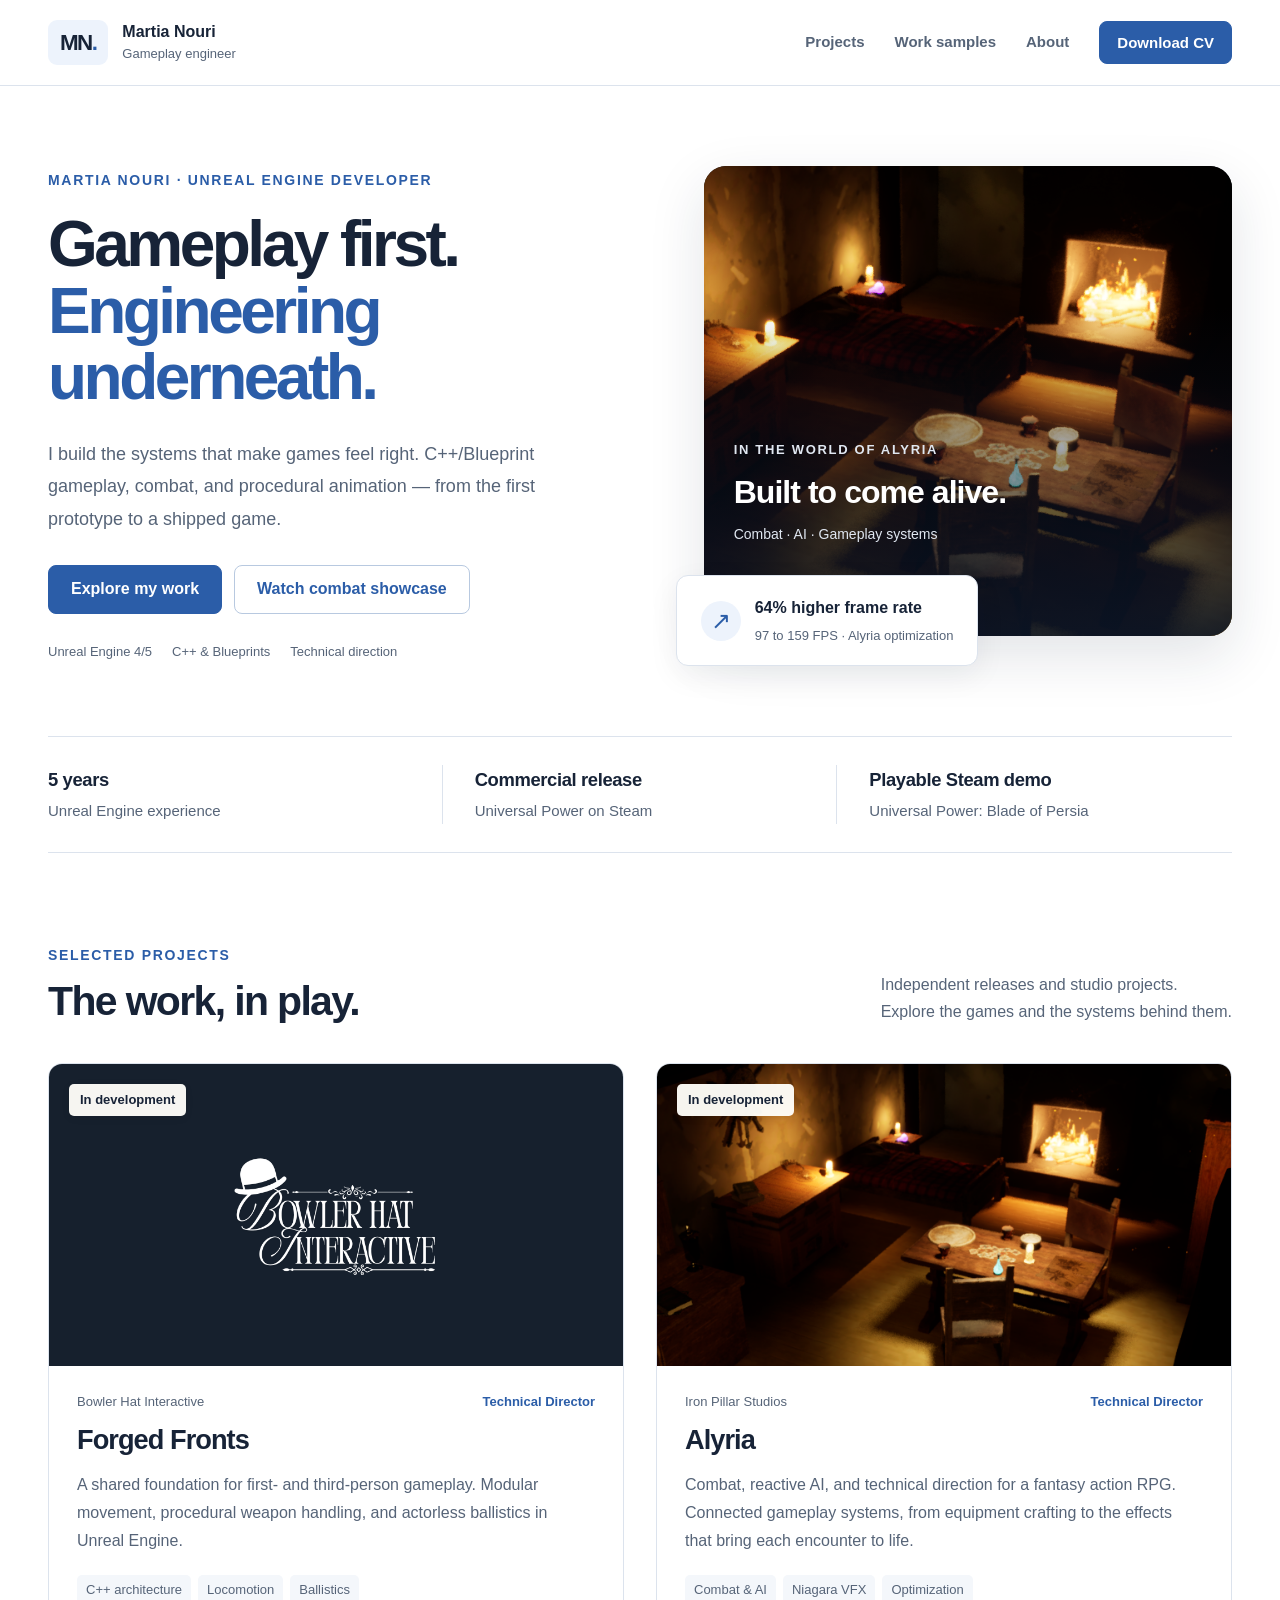
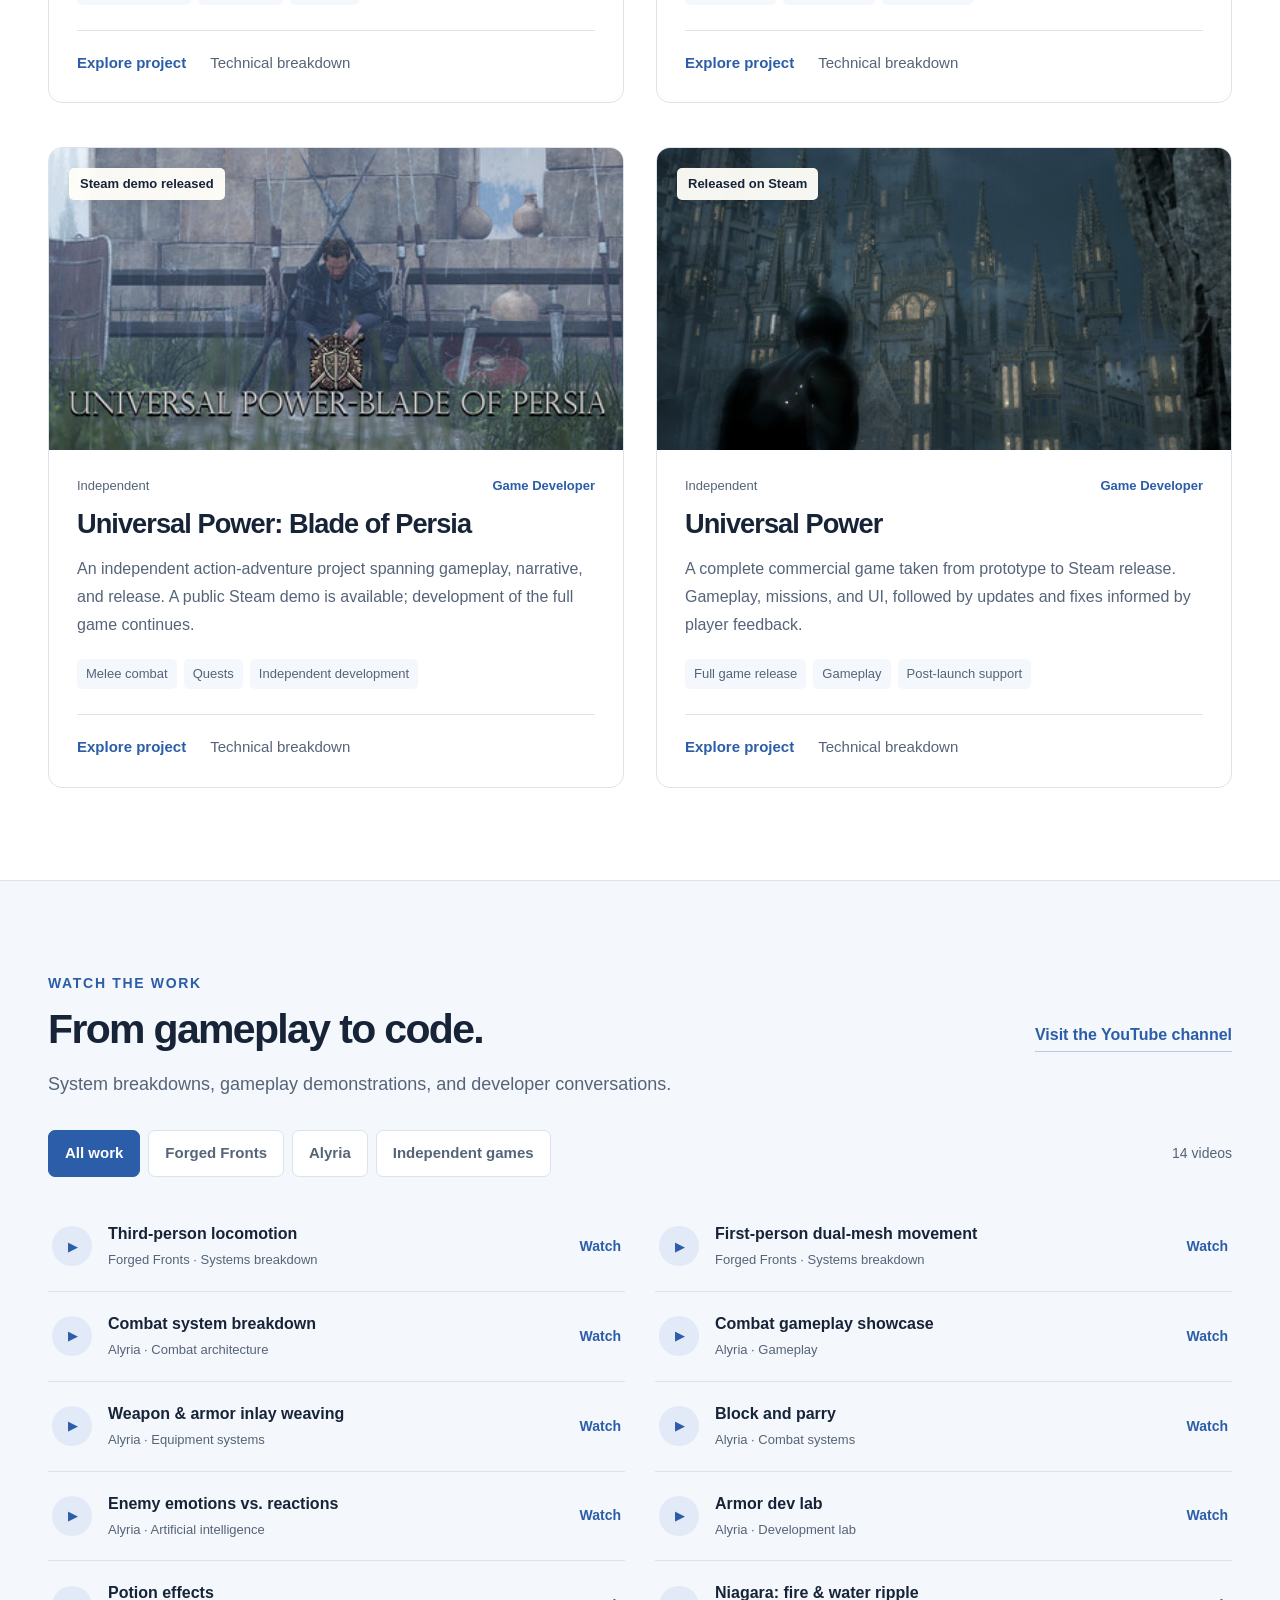
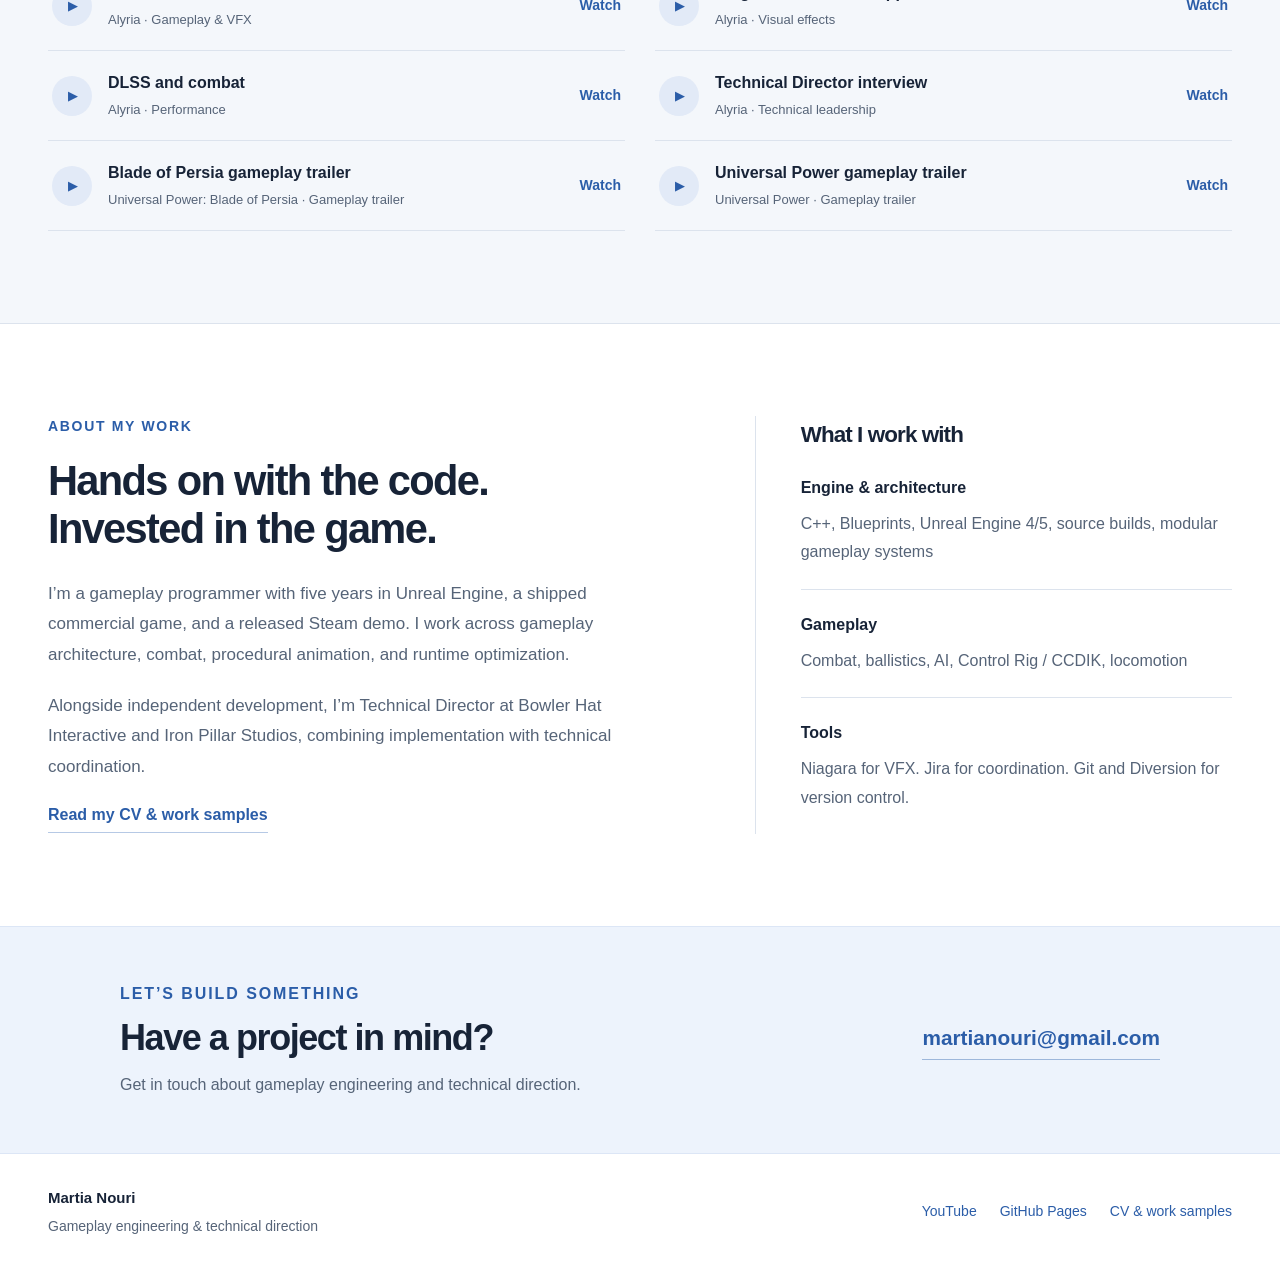
<file: index.html>
<!doctype html>
<html lang="en"><head><meta charset="utf-8"><meta name="viewport" content="width=device-width, initial-scale=1"><title>Martia Nouri | Gameplay Engineer &amp; Game Developer</title><meta name="description" content="Unreal Engine gameplay engineering, shipped games, and technical work samples by Martia Nouri."><meta name="theme-color" content="#f8fafc"><meta property="og:title" content="Martia Nouri | Gameplay Engineer &amp; Game Developer"><meta property="og:description" content="Unreal Engine gameplay engineering, shipped games, and technical work samples by Martia Nouri."><meta property="og:type" content="website"><link rel="icon" href="assets/favicon.svg"><link rel="stylesheet" href="assets/styles.css"><script defer src="assets/site.js"></script></head>
<body class="home"><a class="skip-link" href="#main">Skip to content</a>
<header class="site-header"><div class="header-inner"><a class="brand" href="index.html" aria-label="Martia Nouri home"><span class="monogram">MN<span>.</span></span><span>Martia Nouri<small>Gameplay engineer</small></span></a>
<button class="menu-toggle" type="button" aria-expanded="false" aria-controls="main-nav">Menu <span aria-hidden="true">☰</span></button>
<nav id="main-nav" aria-label="Main navigation"><a href="index.html#work">Projects</a><a href="index.html#samples">Work samples</a><a href="index.html#about">About</a><a class="button button-small" href="assets/Martia_Nouri_CV.pdf" download>Download CV</a></nav></div></header><main id="main"><section class="hero wrap"><div class="hero-copy"><p class="eyebrow">MARTIA NOURI · UNREAL ENGINE DEVELOPER</p><h1>Gameplay first.<br><span>Engineering<br>underneath.</span></h1><p class="hero-description">I build the systems that make games feel right. C++/Blueprint gameplay, combat, and procedural animation — from the first prototype to a shipped game.</p><div class="hero-actions"><a href="#work" class="button" >Explore my work</a><a href="https://www.youtube.com/watch?v=zqPafssRBoU" class="button button-outline" target="_blank" rel="noopener noreferrer" data-video="zqPafssRBoU" data-title="Alyria combat showcase">Watch combat showcase</a></div><div class="hero-footnote"><span>Unreal Engine 4/5</span><span>C++ &amp; Blueprints</span><span>Technical direction</span></div></div><div class="hero-visual"><a href="projects/alyria/index.html" class="hero-image"><img src="assets/alyria.png" alt="A warmly lit interior from Alyria, with a fireplace and work table" width="1380" height="776" fetchpriority="high"><span class="image-caption"><span>IN THE WORLD OF ALYRIA</span><strong>Built to come alive.</strong><span>Combat · AI · Gameplay systems</span></span></a><div class="hero-result"><span class="result-icon" aria-hidden="true">↗</span><div><strong>64% higher frame rate</strong><span>97 to 159 FPS · Alyria optimization</span></div></div></div></section>
<div class="proof-strip wrap"><div><strong>5 years</strong><span>Unreal Engine experience</span></div><div><strong>Commercial release</strong><span>Universal Power on Steam</span></div><div><strong>Playable Steam demo</strong><span>Universal Power: Blade of Persia</span></div></div><section class="section wrap" id="work"><div class="section-heading"><div><p class="eyebrow">SELECTED PROJECTS</p><h2>The work, in play.</h2></div><p>Independent releases and studio projects.<br>Explore the games and the systems behind them.</p></div><div class="project-grid"><article class="project-card"><a class="project-image studio-art" href="projects/forged-fronts/index.html" aria-label="Explore Forged Fronts"><img src="assets/forged-fronts.png" alt="Bowler Hat Interactive studio logo" loading="lazy" width="900" height="510"><span class="status">In development</span></a><div class="project-card-body"><p class="card-kicker">Bowler Hat Interactive <span>Technical Director</span></p><h3><a href="projects/forged-fronts/index.html" class="" >Forged Fronts</a></h3><p>A shared foundation for first- and third-person gameplay. Modular movement, procedural weapon handling, and actorless ballistics in Unreal Engine.</p><div class="tags"><span>C++ architecture</span><span>Locomotion</span><span>Ballistics</span></div><div class="card-links"><a href="projects/forged-fronts/index.html" class="text-link" >Explore project</a><a href="projects/forged-fronts/technical.html" class="quiet-link" >Technical breakdown</a></div></div></article><article class="project-card"><a class="project-image " href="projects/alyria/index.html" aria-label="Explore Alyria"><img src="assets/alyria.png" alt="Alyria" loading="lazy" width="900" height="510"><span class="status">In development</span></a><div class="project-card-body"><p class="card-kicker">Iron Pillar Studios <span>Technical Director</span></p><h3><a href="projects/alyria/index.html" class="" >Alyria</a></h3><p>Combat, reactive AI, and technical direction for a fantasy action RPG. Connected gameplay systems, from equipment crafting to the effects that bring each encounter to life.</p><div class="tags"><span>Combat &amp; AI</span><span>Niagara VFX</span><span>Optimization</span></div><div class="card-links"><a href="projects/alyria/index.html" class="text-link" >Explore project</a><a href="projects/alyria/technical.html" class="quiet-link" >Technical breakdown</a></div></div></article><article class="project-card"><a class="project-image " href="projects/blade-of-persia/index.html" aria-label="Explore Universal Power: Blade of Persia"><img src="assets/blade-of-persia.jpg" alt="Universal Power: Blade of Persia" loading="lazy" width="900" height="510"><span class="status">Steam demo released</span></a><div class="project-card-body"><p class="card-kicker">Independent <span>Game Developer</span></p><h3><a href="projects/blade-of-persia/index.html" class="" >Universal Power: Blade of Persia</a></h3><p>An independent action-adventure project spanning gameplay, narrative, and release. A public Steam demo is available; development of the full game continues.</p><div class="tags"><span>Melee combat</span><span>Quests</span><span>Independent development</span></div><div class="card-links"><a href="projects/blade-of-persia/index.html" class="text-link" >Explore project</a><a href="projects/blade-of-persia/technical.html" class="quiet-link" >Technical breakdown</a></div></div></article><article class="project-card"><a class="project-image " href="projects/universal-power/index.html" aria-label="Explore Universal Power"><img src="assets/universal-power.jpg" alt="Universal Power" loading="lazy" width="900" height="510"><span class="status">Released on Steam</span></a><div class="project-card-body"><p class="card-kicker">Independent <span>Game Developer</span></p><h3><a href="projects/universal-power/index.html" class="" >Universal Power</a></h3><p>A complete commercial game taken from prototype to Steam release. Gameplay, missions, and UI, followed by updates and fixes informed by player feedback.</p><div class="tags"><span>Full game release</span><span>Gameplay</span><span>Post-launch support</span></div><div class="card-links"><a href="projects/universal-power/index.html" class="text-link" >Explore project</a><a href="projects/universal-power/technical.html" class="quiet-link" >Technical breakdown</a></div></div></article></div></section><section class="samples-section section" id="samples"><div class="wrap"><div class="section-heading"><div><p class="eyebrow">WATCH THE WORK</p><h2>From gameplay to code.</h2></div><a href="https://www.youtube.com/channel/UCaiGwjE0WAn3bPU61wn7TYg" class="text-link" target="_blank" rel="noopener noreferrer" >Visit the YouTube channel</a></div><p class="section-intro">System breakdowns, gameplay demonstrations, and developer conversations.</p><div class="filter-bar" role="group" aria-label="Filter work samples"><button class="active" data-filter="all" aria-pressed="true">All work</button><button data-filter="forged-fronts" aria-pressed="false">Forged Fronts</button><button data-filter="alyria" aria-pressed="false">Alyria</button><button data-filter="independent" aria-pressed="false">Independent games</button><span class="sample-count" aria-live="polite">14 videos</span></div><div class="sample-grid"><a href="https://www.youtube.com/watch?v=zU-uUEkN4Qo" class="sample-link" target="_blank" rel="noopener noreferrer" data-video="zU-uUEkN4Qo" data-start="0" data-title="Third-person locomotion" data-project="forged-fronts"><span class="play-mini" aria-hidden="true">▶</span><span><strong>Third-person locomotion</strong><span class="sample-meta">Forged Fronts · Systems breakdown</span></span><span class="watch-label">Watch</span></a><a href="https://www.youtube.com/watch?v=sk3dWrYkF8A" class="sample-link" target="_blank" rel="noopener noreferrer" data-video="sk3dWrYkF8A" data-start="0" data-title="First-person dual-mesh movement" data-project="forged-fronts"><span class="play-mini" aria-hidden="true">▶</span><span><strong>First-person dual-mesh movement</strong><span class="sample-meta">Forged Fronts · Systems breakdown</span></span><span class="watch-label">Watch</span></a><a href="https://www.youtube.com/watch?v=t3yFGKc6pAQ" class="sample-link" target="_blank" rel="noopener noreferrer" data-video="t3yFGKc6pAQ" data-start="0" data-title="Combat system breakdown" data-project="alyria"><span class="play-mini" aria-hidden="true">▶</span><span><strong>Combat system breakdown</strong><span class="sample-meta">Alyria · Combat architecture</span></span><span class="watch-label">Watch</span></a><a href="https://www.youtube.com/watch?v=zqPafssRBoU&amp;t=1s" class="sample-link" target="_blank" rel="noopener noreferrer" data-video="zqPafssRBoU" data-start="1" data-title="Combat gameplay showcase" data-project="alyria"><span class="play-mini" aria-hidden="true">▶</span><span><strong>Combat gameplay showcase</strong><span class="sample-meta">Alyria · Gameplay</span></span><span class="watch-label">Watch</span></a><a href="https://www.youtube.com/watch?v=po3XzN5vd68&amp;t=4s" class="sample-link" target="_blank" rel="noopener noreferrer" data-video="po3XzN5vd68" data-start="4" data-title="Weapon &amp; armor inlay weaving" data-project="alyria"><span class="play-mini" aria-hidden="true">▶</span><span><strong>Weapon &amp; armor inlay weaving</strong><span class="sample-meta">Alyria · Equipment systems</span></span><span class="watch-label">Watch</span></a><a href="https://www.youtube.com/watch?v=3TqL3DDDyiM" class="sample-link" target="_blank" rel="noopener noreferrer" data-video="3TqL3DDDyiM" data-start="0" data-title="Block and parry" data-project="alyria"><span class="play-mini" aria-hidden="true">▶</span><span><strong>Block and parry</strong><span class="sample-meta">Alyria · Combat systems</span></span><span class="watch-label">Watch</span></a><a href="https://www.youtube.com/watch?v=oSMZdMJMOj8" class="sample-link" target="_blank" rel="noopener noreferrer" data-video="oSMZdMJMOj8" data-start="0" data-title="Enemy emotions vs. reactions" data-project="alyria"><span class="play-mini" aria-hidden="true">▶</span><span><strong>Enemy emotions vs. reactions</strong><span class="sample-meta">Alyria · Artificial intelligence</span></span><span class="watch-label">Watch</span></a><a href="https://www.youtube.com/watch?v=bKm_Ds4pdkE" class="sample-link" target="_blank" rel="noopener noreferrer" data-video="bKm_Ds4pdkE" data-start="0" data-title="Armor dev lab" data-project="alyria"><span class="play-mini" aria-hidden="true">▶</span><span><strong>Armor dev lab</strong><span class="sample-meta">Alyria · Development lab</span></span><span class="watch-label">Watch</span></a><a href="https://www.youtube.com/watch?v=XbFueVqX4iY" class="sample-link" target="_blank" rel="noopener noreferrer" data-video="XbFueVqX4iY" data-start="0" data-title="Potion effects" data-project="alyria"><span class="play-mini" aria-hidden="true">▶</span><span><strong>Potion effects</strong><span class="sample-meta">Alyria · Gameplay &amp; VFX</span></span><span class="watch-label">Watch</span></a><a href="https://www.youtube.com/watch?v=brk_F7qH2Ew" class="sample-link" target="_blank" rel="noopener noreferrer" data-video="brk_F7qH2Ew" data-start="0" data-title="Niagara: fire &amp; water ripple" data-project="alyria"><span class="play-mini" aria-hidden="true">▶</span><span><strong>Niagara: fire &amp; water ripple</strong><span class="sample-meta">Alyria · Visual effects</span></span><span class="watch-label">Watch</span></a><a href="https://www.youtube.com/watch?v=X9t45w8FuQ4&amp;t=5s" class="sample-link" target="_blank" rel="noopener noreferrer" data-video="X9t45w8FuQ4" data-start="5" data-title="DLSS and combat" data-project="alyria"><span class="play-mini" aria-hidden="true">▶</span><span><strong>DLSS and combat</strong><span class="sample-meta">Alyria · Performance</span></span><span class="watch-label">Watch</span></a><a href="https://www.youtube.com/watch?v=wje49RkQIv8&amp;t=1253s" class="sample-link" target="_blank" rel="noopener noreferrer" data-video="wje49RkQIv8" data-start="1253" data-title="Technical Director interview" data-project="alyria"><span class="play-mini" aria-hidden="true">▶</span><span><strong>Technical Director interview</strong><span class="sample-meta">Alyria · Technical leadership</span></span><span class="watch-label">Watch</span></a><a href="https://www.youtube.com/watch?v=0h7vCh3hfrk" class="sample-link" target="_blank" rel="noopener noreferrer" data-video="0h7vCh3hfrk" data-start="0" data-title="Blade of Persia gameplay trailer" data-project="blade-of-persia"><span class="play-mini" aria-hidden="true">▶</span><span><strong>Blade of Persia gameplay trailer</strong><span class="sample-meta">Universal Power: Blade of Persia · Gameplay trailer</span></span><span class="watch-label">Watch</span></a><a href="https://www.youtube.com/watch?v=IfGEjzSeqyE" class="sample-link" target="_blank" rel="noopener noreferrer" data-video="IfGEjzSeqyE" data-start="0" data-title="Universal Power gameplay trailer" data-project="universal-power"><span class="play-mini" aria-hidden="true">▶</span><span><strong>Universal Power gameplay trailer</strong><span class="sample-meta">Universal Power · Gameplay trailer</span></span><span class="watch-label">Watch</span></a></div></div></section><section class="section about-section wrap" id="about"><div><p class="eyebrow">ABOUT MY WORK</p><h2>Hands on with the code.<br>Invested in the game.</h2><p>I’m a gameplay programmer with five years in Unreal Engine, a shipped commercial game, and a released Steam demo. I work across gameplay architecture, combat, procedural animation, and runtime optimization.</p><p>Alongside independent development, I’m Technical Director at Bowler Hat Interactive and Iron Pillar Studios, combining implementation with technical coordination.</p><a href="assets/Martia_Nouri_CV.pdf" class="text-link" >Read my CV & work samples</a></div><div class="skills-panel"><h3>What I work with</h3><dl><div><dt>Engine & architecture</dt><dd>C++, Blueprints, Unreal Engine 4/5, source builds, modular gameplay systems</dd></div><div><dt>Gameplay</dt><dd>Combat, ballistics, AI, Control Rig / CCDIK, locomotion</dd></div><div><dt>Tools</dt><dd>Niagara for VFX. Jira for coordination. Git and Diversion for version control.</dd></div></dl></div></section></main><section class="contact-band" id="contact"><div><p class="eyebrow">LET’S BUILD SOMETHING</p><h2>Have a project in mind?</h2><p>Get in touch about gameplay engineering and technical direction.</p></div><a href="mailto:martianouri@gmail.com" class="contact-email" >martianouri@gmail.com</a></section>
<footer class="site-footer"><p><strong>Martia Nouri</strong><span>Gameplay engineering &amp; technical direction</span></p><div><a href="https://www.youtube.com/channel/UCaiGwjE0WAn3bPU61wn7TYg" class="" target="_blank" rel="noopener noreferrer" >YouTube</a><a href="https://martianouri-hash.github.io/Martia-Nouri_CV/" class="" target="_blank" rel="noopener noreferrer" >GitHub Pages</a><a href="assets/Martia_Nouri_CV.pdf" class="" >CV & work samples</a></div></footer>
<dialog class="video-dialog" aria-labelledby="video-title"><div class="dialog-top"><h2 id="video-title">Video showcase</h2><button type="button" class="dialog-close" aria-label="Close video">Close <span aria-hidden="true">×</span></button></div><div class="video-frame"></div><p>Prefer watching on YouTube? <a class="video-external" target="_blank" rel="noopener noreferrer">Open video on YouTube</a></p></dialog></body></html>
</file>
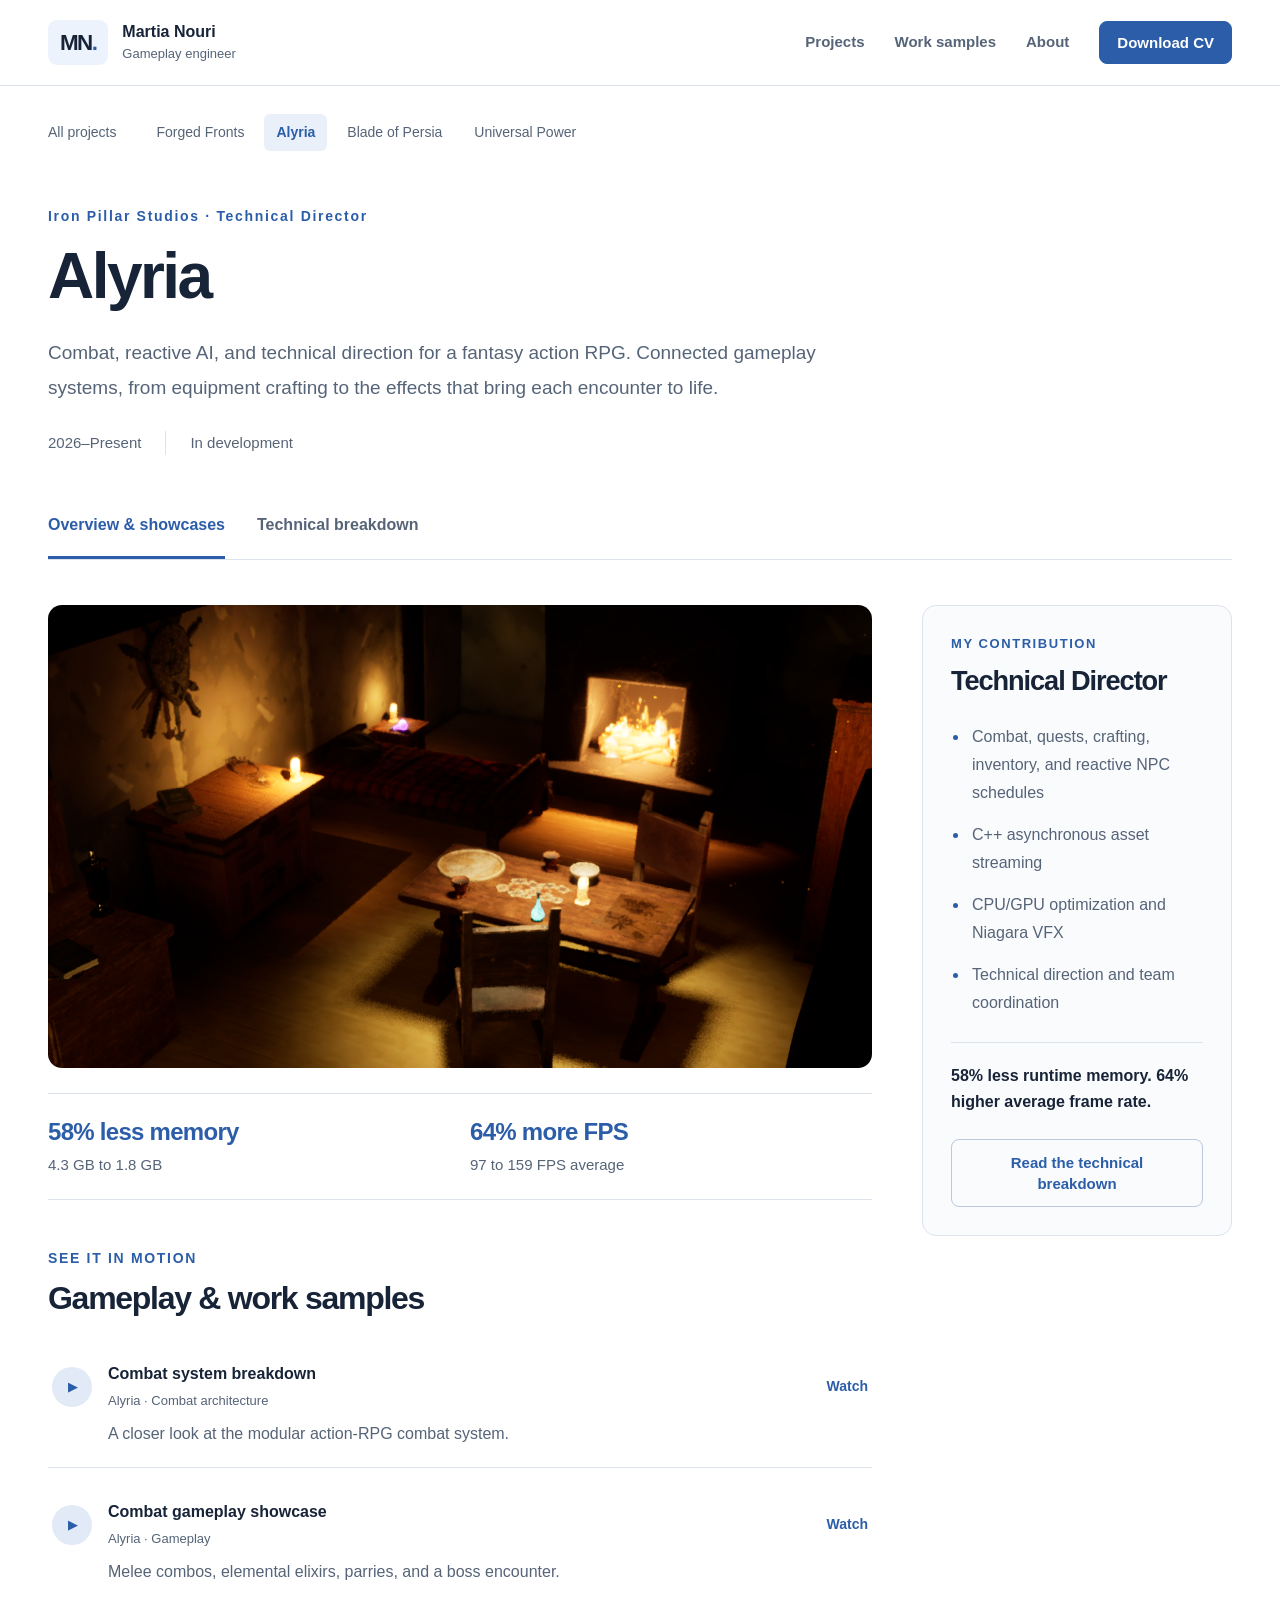
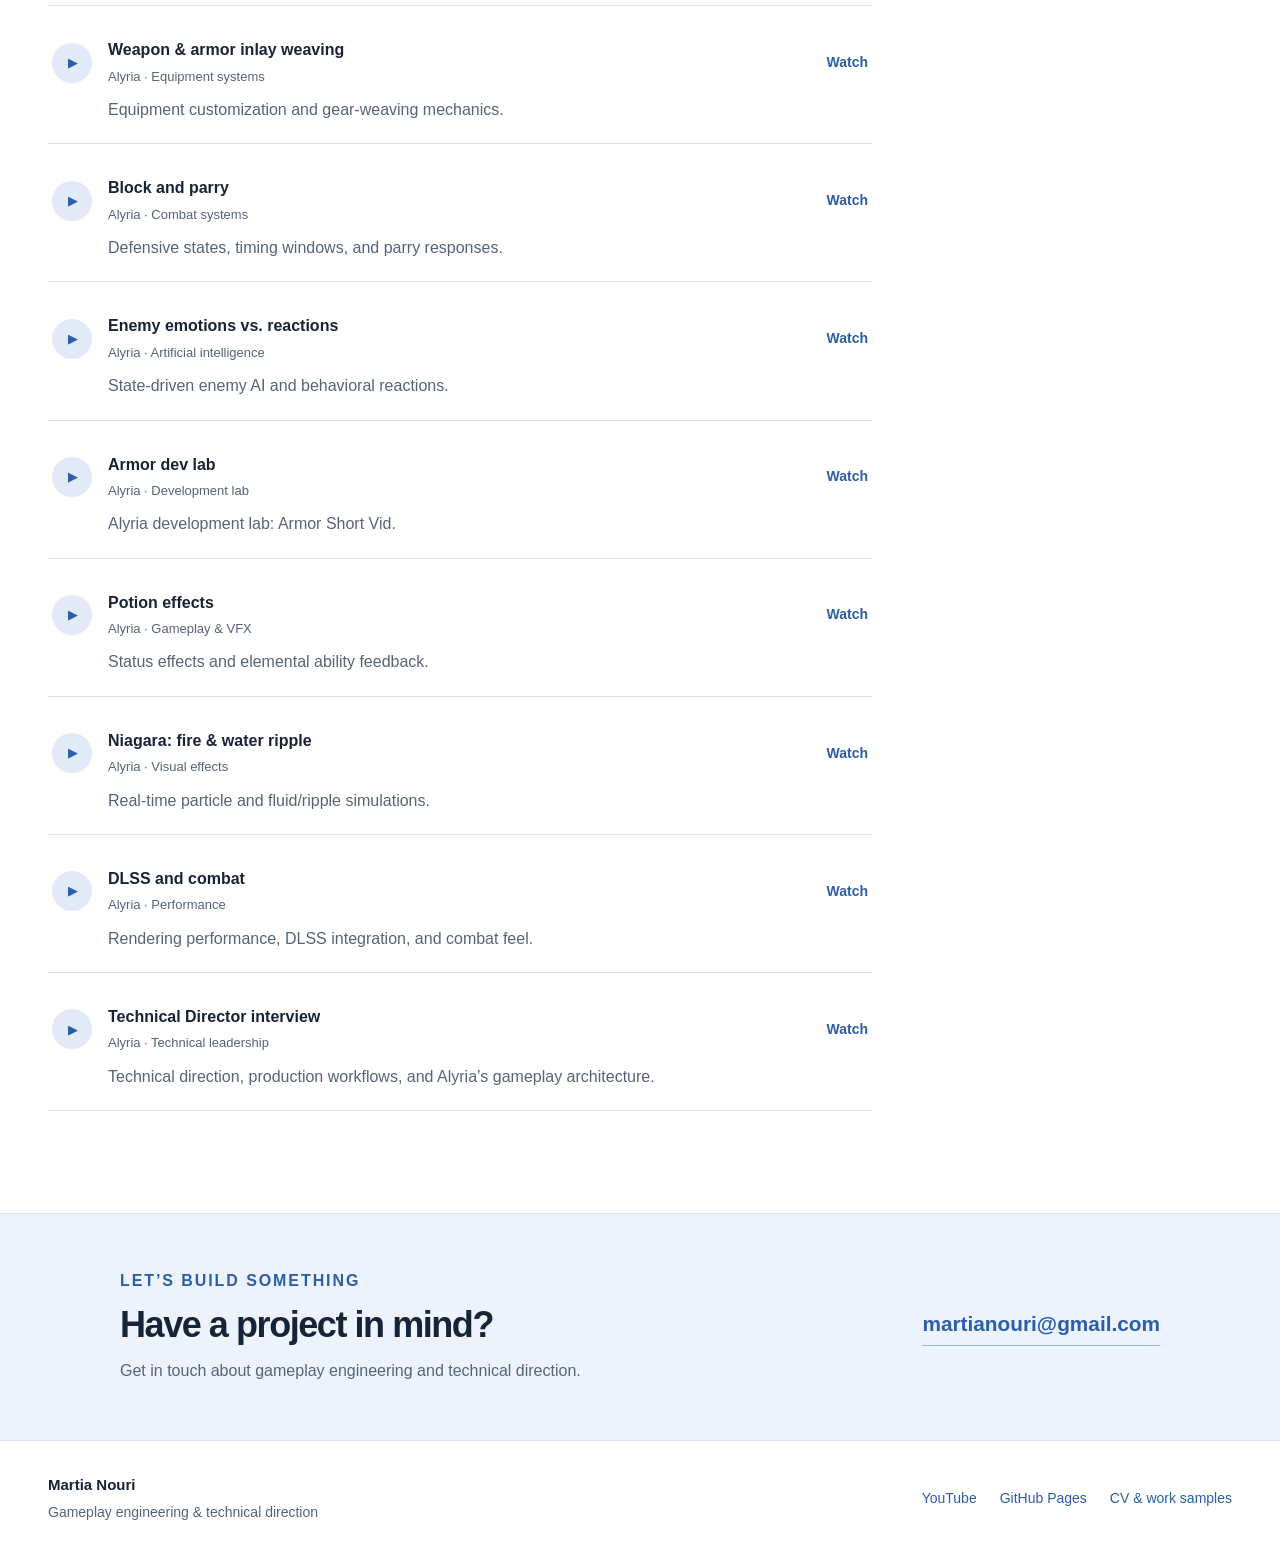
<file: projects/alyria/index.html>
<!doctype html>
<html lang="en"><head><meta charset="utf-8"><meta name="viewport" content="width=device-width, initial-scale=1"><title>Alyria | Martia Nouri</title><meta name="description" content="Combat, reactive AI, and technical direction for a fantasy action RPG. Connected gameplay systems, from equipment crafting to the effects that bring each encounter to life."><meta name="theme-color" content="#f8fafc"><meta property="og:title" content="Alyria | Martia Nouri"><meta property="og:description" content="Combat, reactive AI, and technical direction for a fantasy action RPG. Connected gameplay systems, from equipment crafting to the effects that bring each encounter to life."><meta property="og:type" content="website"><link rel="icon" href="../../assets/favicon.svg"><link rel="stylesheet" href="../../assets/styles.css"><script defer src="../../assets/site.js"></script></head>
<body class="project-page"><a class="skip-link" href="#main">Skip to content</a>
<header class="site-header"><div class="header-inner"><a class="brand" href="../../index.html" aria-label="Martia Nouri home"><span class="monogram">MN<span>.</span></span><span>Martia Nouri<small>Gameplay engineer</small></span></a>
<button class="menu-toggle" type="button" aria-expanded="false" aria-controls="main-nav">Menu <span aria-hidden="true">☰</span></button>
<nav id="main-nav" aria-label="Main navigation"><a href="../../index.html#work">Projects</a><a href="../../index.html#samples">Work samples</a><a href="../../index.html#about">About</a><a class="button button-small" href="../../assets/Martia_Nouri_CV.pdf" download>Download CV</a></nav></div></header><main id="main"><nav class="project-nav wrap" aria-label="Project navigation"><a href="../../index.html#work" class="" >All projects</a><a href="../forged-fronts/index.html" class="" >Forged Fronts</a><a href="../alyria/index.html" class="active" aria-current="location">Alyria</a><a href="../blade-of-persia/index.html" class="" >Blade of Persia</a><a href="../universal-power/index.html" class="" >Universal Power</a></nav><section class="project-intro wrap"><p class="eyebrow">Iron Pillar Studios · Technical Director</p><h1>Alyria</h1><p class="project-summary">Combat, reactive AI, and technical direction for a fantasy action RPG. Connected gameplay systems, from equipment crafting to the effects that bring each encounter to life.</p><div class="project-meta"><span>2026–Present</span><span>In development</span></div></section><nav class="project-tabs wrap" aria-label="Project sections"><a href="index.html" class="active" aria-current="page">Overview & showcases</a><a href="technical.html" class="" >Technical breakdown</a></nav><div class="detail-layout wrap"><div><div class="project-cover "><img src="../../assets/alyria.png" alt="Alyria" width="900" height="510"></div><div class="result-strip"><div><strong>58% less memory</strong><span>4.3 GB to 1.8 GB</span></div><div><strong>64% more FPS</strong><span>97 to 159 FPS average</span></div></div><section class="showcase-section" id="showcases"><p class="eyebrow">SEE IT IN MOTION</p><h2>Gameplay &amp; work samples</h2><div class="video-list"><article class="video-card"><a href="https://www.youtube.com/watch?v=t3yFGKc6pAQ" class="sample-link" target="_blank" rel="noopener noreferrer" data-video="t3yFGKc6pAQ" data-start="0" data-title="Combat system breakdown" data-project="alyria"><span class="play-mini" aria-hidden="true">▶</span><span><strong>Combat system breakdown</strong><span class="sample-meta">Alyria · Combat architecture</span></span><span class="watch-label">Watch</span></a><p>A closer look at the modular action-RPG combat system.</p></article><article class="video-card"><a href="https://www.youtube.com/watch?v=zqPafssRBoU&amp;t=1s" class="sample-link" target="_blank" rel="noopener noreferrer" data-video="zqPafssRBoU" data-start="1" data-title="Combat gameplay showcase" data-project="alyria"><span class="play-mini" aria-hidden="true">▶</span><span><strong>Combat gameplay showcase</strong><span class="sample-meta">Alyria · Gameplay</span></span><span class="watch-label">Watch</span></a><p>Melee combos, elemental elixirs, parries, and a boss encounter.</p></article><article class="video-card"><a href="https://www.youtube.com/watch?v=po3XzN5vd68&amp;t=4s" class="sample-link" target="_blank" rel="noopener noreferrer" data-video="po3XzN5vd68" data-start="4" data-title="Weapon &amp; armor inlay weaving" data-project="alyria"><span class="play-mini" aria-hidden="true">▶</span><span><strong>Weapon &amp; armor inlay weaving</strong><span class="sample-meta">Alyria · Equipment systems</span></span><span class="watch-label">Watch</span></a><p>Equipment customization and gear-weaving mechanics.</p></article><article class="video-card"><a href="https://www.youtube.com/watch?v=3TqL3DDDyiM" class="sample-link" target="_blank" rel="noopener noreferrer" data-video="3TqL3DDDyiM" data-start="0" data-title="Block and parry" data-project="alyria"><span class="play-mini" aria-hidden="true">▶</span><span><strong>Block and parry</strong><span class="sample-meta">Alyria · Combat systems</span></span><span class="watch-label">Watch</span></a><p>Defensive states, timing windows, and parry responses.</p></article><article class="video-card"><a href="https://www.youtube.com/watch?v=oSMZdMJMOj8" class="sample-link" target="_blank" rel="noopener noreferrer" data-video="oSMZdMJMOj8" data-start="0" data-title="Enemy emotions vs. reactions" data-project="alyria"><span class="play-mini" aria-hidden="true">▶</span><span><strong>Enemy emotions vs. reactions</strong><span class="sample-meta">Alyria · Artificial intelligence</span></span><span class="watch-label">Watch</span></a><p>State-driven enemy AI and behavioral reactions.</p></article><article class="video-card"><a href="https://www.youtube.com/watch?v=bKm_Ds4pdkE" class="sample-link" target="_blank" rel="noopener noreferrer" data-video="bKm_Ds4pdkE" data-start="0" data-title="Armor dev lab" data-project="alyria"><span class="play-mini" aria-hidden="true">▶</span><span><strong>Armor dev lab</strong><span class="sample-meta">Alyria · Development lab</span></span><span class="watch-label">Watch</span></a><p>Alyria development lab: Armor Short Vid.</p></article><article class="video-card"><a href="https://www.youtube.com/watch?v=XbFueVqX4iY" class="sample-link" target="_blank" rel="noopener noreferrer" data-video="XbFueVqX4iY" data-start="0" data-title="Potion effects" data-project="alyria"><span class="play-mini" aria-hidden="true">▶</span><span><strong>Potion effects</strong><span class="sample-meta">Alyria · Gameplay &amp; VFX</span></span><span class="watch-label">Watch</span></a><p>Status effects and elemental ability feedback.</p></article><article class="video-card"><a href="https://www.youtube.com/watch?v=brk_F7qH2Ew" class="sample-link" target="_blank" rel="noopener noreferrer" data-video="brk_F7qH2Ew" data-start="0" data-title="Niagara: fire &amp; water ripple" data-project="alyria"><span class="play-mini" aria-hidden="true">▶</span><span><strong>Niagara: fire &amp; water ripple</strong><span class="sample-meta">Alyria · Visual effects</span></span><span class="watch-label">Watch</span></a><p>Real-time particle and fluid/ripple simulations.</p></article><article class="video-card"><a href="https://www.youtube.com/watch?v=X9t45w8FuQ4&amp;t=5s" class="sample-link" target="_blank" rel="noopener noreferrer" data-video="X9t45w8FuQ4" data-start="5" data-title="DLSS and combat" data-project="alyria"><span class="play-mini" aria-hidden="true">▶</span><span><strong>DLSS and combat</strong><span class="sample-meta">Alyria · Performance</span></span><span class="watch-label">Watch</span></a><p>Rendering performance, DLSS integration, and combat feel.</p></article><article class="video-card"><a href="https://www.youtube.com/watch?v=wje49RkQIv8&amp;t=1253s" class="sample-link" target="_blank" rel="noopener noreferrer" data-video="wje49RkQIv8" data-start="1253" data-title="Technical Director interview" data-project="alyria"><span class="play-mini" aria-hidden="true">▶</span><span><strong>Technical Director interview</strong><span class="sample-meta">Alyria · Technical leadership</span></span><span class="watch-label">Watch</span></a><p>Technical direction, production workflows, and Alyria’s gameplay architecture.</p></article></div></section></div><aside class="contribution-panel"><p class="eyebrow">MY CONTRIBUTION</p><h2>Technical Director</h2><ul><li>Combat, quests, crafting, inventory, and reactive NPC schedules</li><li>C++ asynchronous asset streaming</li><li>CPU/GPU optimization and Niagara VFX</li><li>Technical direction and team coordination</li></ul><p class="contribution-note">58% less runtime memory. 64% higher average frame rate.</p><a href="technical.html" class="button button-outline" >Read the technical breakdown</a></aside></div></main><section class="contact-band" id="contact"><div><p class="eyebrow">LET’S BUILD SOMETHING</p><h2>Have a project in mind?</h2><p>Get in touch about gameplay engineering and technical direction.</p></div><a href="mailto:martianouri@gmail.com" class="contact-email" >martianouri@gmail.com</a></section>
<footer class="site-footer"><p><strong>Martia Nouri</strong><span>Gameplay engineering &amp; technical direction</span></p><div><a href="https://www.youtube.com/channel/UCaiGwjE0WAn3bPU61wn7TYg" class="" target="_blank" rel="noopener noreferrer" >YouTube</a><a href="https://martianouri-hash.github.io/Martia-Nouri_CV/" class="" target="_blank" rel="noopener noreferrer" >GitHub Pages</a><a href="../../assets/Martia_Nouri_CV.pdf" class="" >CV & work samples</a></div></footer>
<dialog class="video-dialog" aria-labelledby="video-title"><div class="dialog-top"><h2 id="video-title">Video showcase</h2><button type="button" class="dialog-close" aria-label="Close video">Close <span aria-hidden="true">×</span></button></div><div class="video-frame"></div><p>Prefer watching on YouTube? <a class="video-external" target="_blank" rel="noopener noreferrer">Open video on YouTube</a></p></dialog></body></html>
</file>
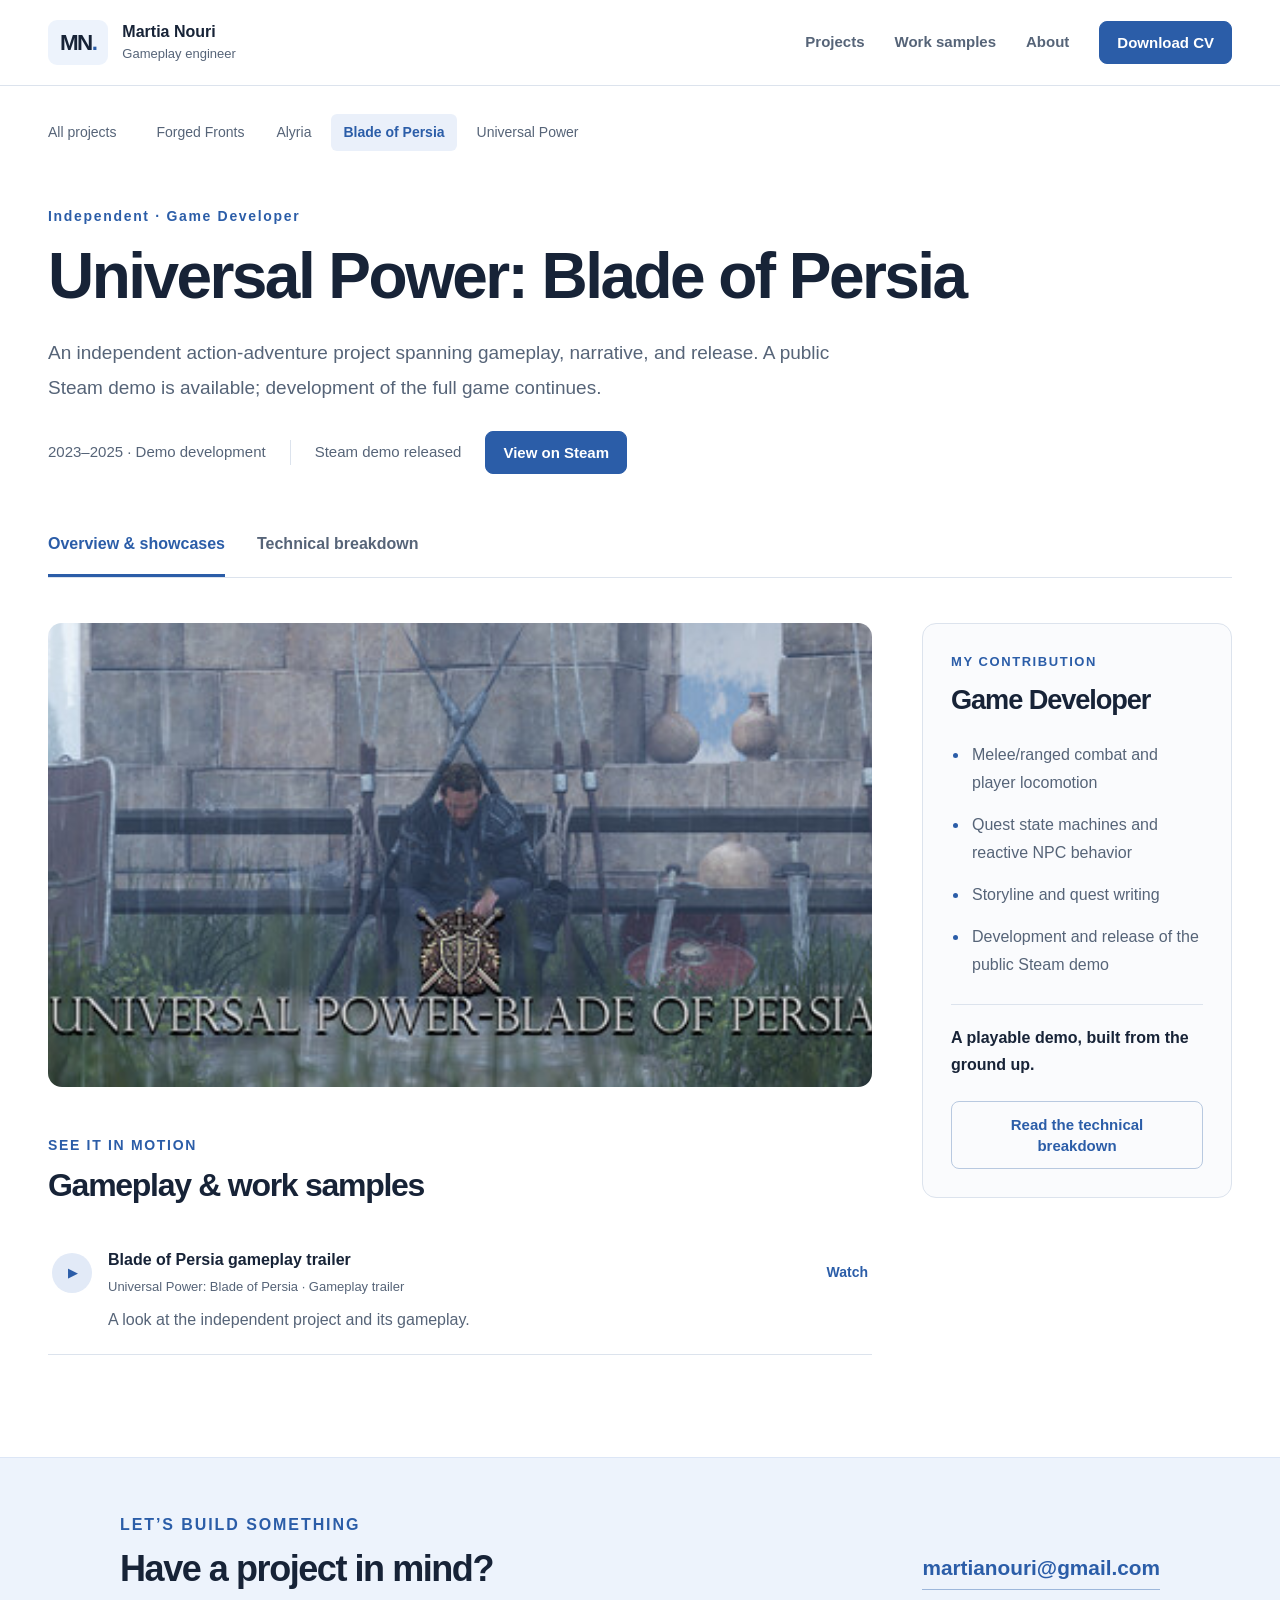
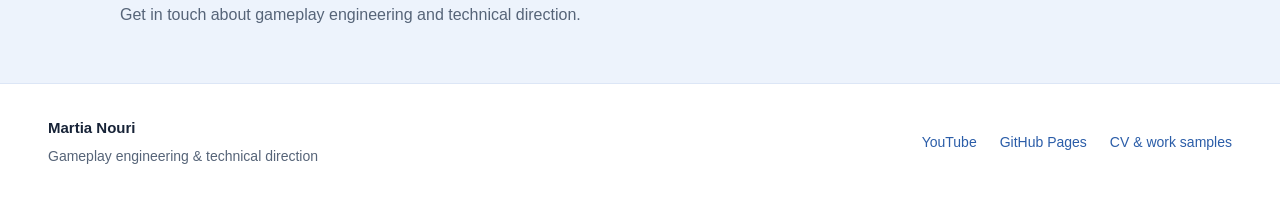
<file: projects/blade-of-persia/index.html>
<!doctype html>
<html lang="en"><head><meta charset="utf-8"><meta name="viewport" content="width=device-width, initial-scale=1"><title>Universal Power: Blade of Persia | Martia Nouri</title><meta name="description" content="An independent action-adventure project spanning gameplay, narrative, and release. A public Steam demo is available; development of the full game continues."><meta name="theme-color" content="#f8fafc"><meta property="og:title" content="Universal Power: Blade of Persia | Martia Nouri"><meta property="og:description" content="An independent action-adventure project spanning gameplay, narrative, and release. A public Steam demo is available; development of the full game continues."><meta property="og:type" content="website"><link rel="icon" href="../../assets/favicon.svg"><link rel="stylesheet" href="../../assets/styles.css"><script defer src="../../assets/site.js"></script></head>
<body class="project-page"><a class="skip-link" href="#main">Skip to content</a>
<header class="site-header"><div class="header-inner"><a class="brand" href="../../index.html" aria-label="Martia Nouri home"><span class="monogram">MN<span>.</span></span><span>Martia Nouri<small>Gameplay engineer</small></span></a>
<button class="menu-toggle" type="button" aria-expanded="false" aria-controls="main-nav">Menu <span aria-hidden="true">☰</span></button>
<nav id="main-nav" aria-label="Main navigation"><a href="../../index.html#work">Projects</a><a href="../../index.html#samples">Work samples</a><a href="../../index.html#about">About</a><a class="button button-small" href="../../assets/Martia_Nouri_CV.pdf" download>Download CV</a></nav></div></header><main id="main"><nav class="project-nav wrap" aria-label="Project navigation"><a href="../../index.html#work" class="" >All projects</a><a href="../forged-fronts/index.html" class="" >Forged Fronts</a><a href="../alyria/index.html" class="" >Alyria</a><a href="../blade-of-persia/index.html" class="active" aria-current="location">Blade of Persia</a><a href="../universal-power/index.html" class="" >Universal Power</a></nav><section class="project-intro wrap"><p class="eyebrow">Independent · Game Developer</p><h1>Universal Power: Blade of Persia</h1><p class="project-summary">An independent action-adventure project spanning gameplay, narrative, and release. A public Steam demo is available; development of the full game continues.</p><div class="project-meta"><span>2023–2025 · Demo development</span><span>Steam demo released</span><a href="https://store.steampowered.com/app/3538810/Universal_Power_Blade_of_Persia/" class="button button-small" target="_blank" rel="noopener noreferrer" >View on Steam</a></div></section><nav class="project-tabs wrap" aria-label="Project sections"><a href="index.html" class="active" aria-current="page">Overview & showcases</a><a href="technical.html" class="" >Technical breakdown</a></nav><div class="detail-layout wrap"><div><div class="project-cover "><img src="../../assets/blade-of-persia.jpg" alt="Universal Power: Blade of Persia" width="900" height="510"></div><section class="showcase-section" id="showcases"><p class="eyebrow">SEE IT IN MOTION</p><h2>Gameplay &amp; work samples</h2><div class="video-list"><article class="video-card"><a href="https://www.youtube.com/watch?v=0h7vCh3hfrk" class="sample-link" target="_blank" rel="noopener noreferrer" data-video="0h7vCh3hfrk" data-start="0" data-title="Blade of Persia gameplay trailer" data-project="blade-of-persia"><span class="play-mini" aria-hidden="true">▶</span><span><strong>Blade of Persia gameplay trailer</strong><span class="sample-meta">Universal Power: Blade of Persia · Gameplay trailer</span></span><span class="watch-label">Watch</span></a><p>A look at the independent project and its gameplay.</p></article></div></section></div><aside class="contribution-panel"><p class="eyebrow">MY CONTRIBUTION</p><h2>Game Developer</h2><ul><li>Melee/ranged combat and player locomotion</li><li>Quest state machines and reactive NPC behavior</li><li>Storyline and quest writing</li><li>Development and release of the public Steam demo</li></ul><p class="contribution-note">A playable demo, built from the ground up.</p><a href="technical.html" class="button button-outline" >Read the technical breakdown</a></aside></div></main><section class="contact-band" id="contact"><div><p class="eyebrow">LET’S BUILD SOMETHING</p><h2>Have a project in mind?</h2><p>Get in touch about gameplay engineering and technical direction.</p></div><a href="mailto:martianouri@gmail.com" class="contact-email" >martianouri@gmail.com</a></section>
<footer class="site-footer"><p><strong>Martia Nouri</strong><span>Gameplay engineering &amp; technical direction</span></p><div><a href="https://www.youtube.com/channel/UCaiGwjE0WAn3bPU61wn7TYg" class="" target="_blank" rel="noopener noreferrer" >YouTube</a><a href="https://martianouri-hash.github.io/Martia-Nouri_CV/" class="" target="_blank" rel="noopener noreferrer" >GitHub Pages</a><a href="../../assets/Martia_Nouri_CV.pdf" class="" >CV & work samples</a></div></footer>
<dialog class="video-dialog" aria-labelledby="video-title"><div class="dialog-top"><h2 id="video-title">Video showcase</h2><button type="button" class="dialog-close" aria-label="Close video">Close <span aria-hidden="true">×</span></button></div><div class="video-frame"></div><p>Prefer watching on YouTube? <a class="video-external" target="_blank" rel="noopener noreferrer">Open video on YouTube</a></p></dialog></body></html>
</file>
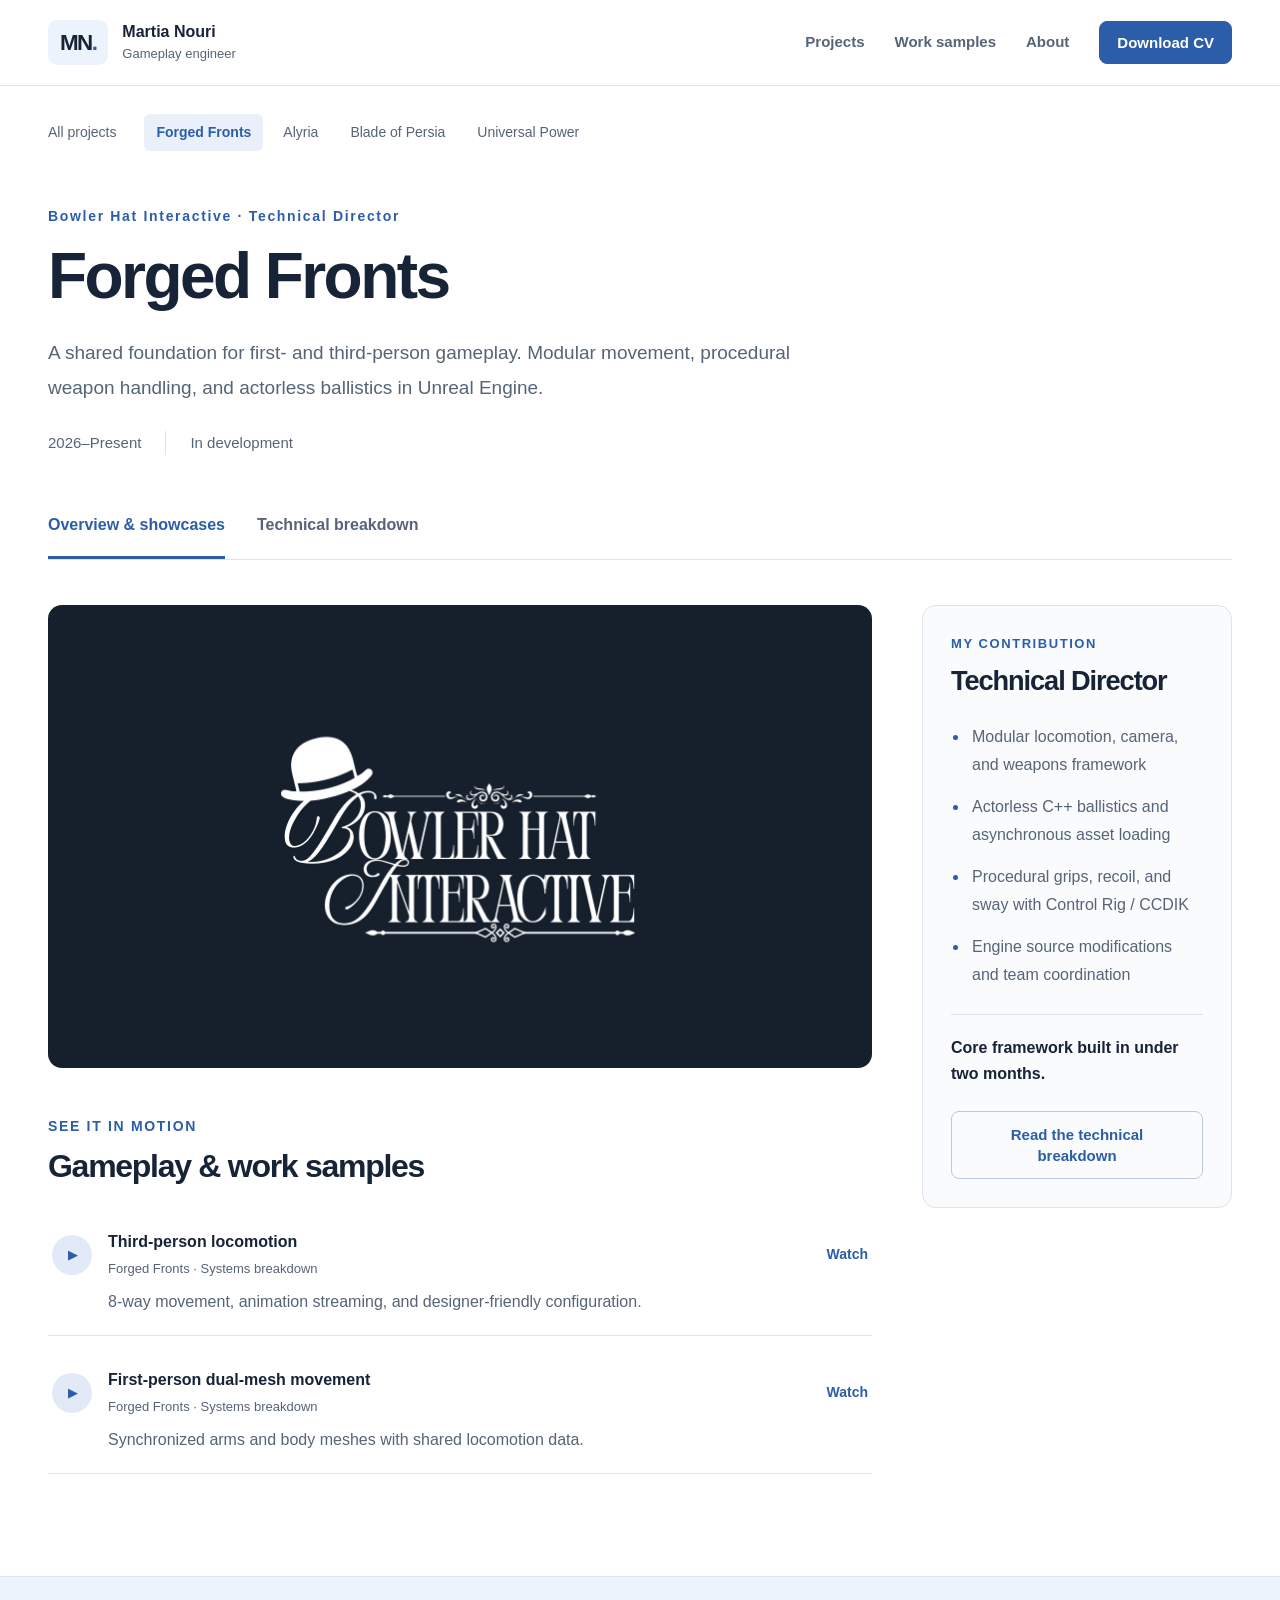
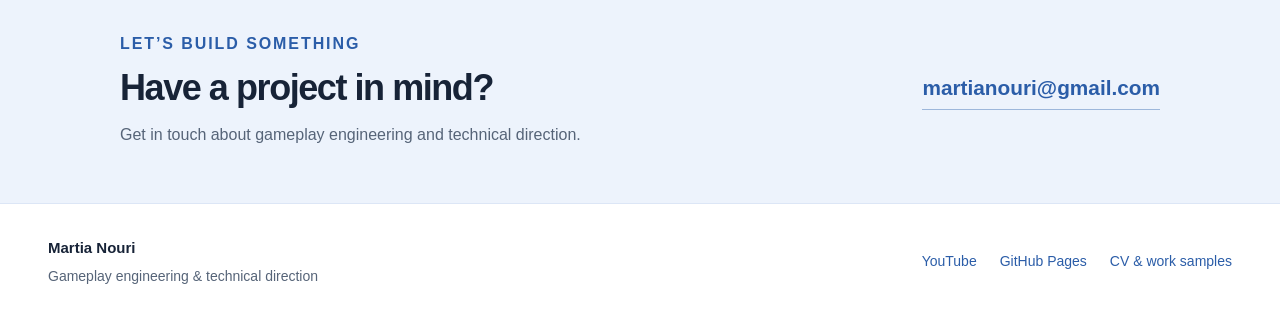
<file: projects/forged-fronts/index.html>
<!doctype html>
<html lang="en"><head><meta charset="utf-8"><meta name="viewport" content="width=device-width, initial-scale=1"><title>Forged Fronts | Martia Nouri</title><meta name="description" content="A shared foundation for first- and third-person gameplay. Modular movement, procedural weapon handling, and actorless ballistics in Unreal Engine."><meta name="theme-color" content="#f8fafc"><meta property="og:title" content="Forged Fronts | Martia Nouri"><meta property="og:description" content="A shared foundation for first- and third-person gameplay. Modular movement, procedural weapon handling, and actorless ballistics in Unreal Engine."><meta property="og:type" content="website"><link rel="icon" href="../../assets/favicon.svg"><link rel="stylesheet" href="../../assets/styles.css"><script defer src="../../assets/site.js"></script></head>
<body class="project-page"><a class="skip-link" href="#main">Skip to content</a>
<header class="site-header"><div class="header-inner"><a class="brand" href="../../index.html" aria-label="Martia Nouri home"><span class="monogram">MN<span>.</span></span><span>Martia Nouri<small>Gameplay engineer</small></span></a>
<button class="menu-toggle" type="button" aria-expanded="false" aria-controls="main-nav">Menu <span aria-hidden="true">☰</span></button>
<nav id="main-nav" aria-label="Main navigation"><a href="../../index.html#work">Projects</a><a href="../../index.html#samples">Work samples</a><a href="../../index.html#about">About</a><a class="button button-small" href="../../assets/Martia_Nouri_CV.pdf" download>Download CV</a></nav></div></header><main id="main"><nav class="project-nav wrap" aria-label="Project navigation"><a href="../../index.html#work" class="" >All projects</a><a href="../forged-fronts/index.html" class="active" aria-current="location">Forged Fronts</a><a href="../alyria/index.html" class="" >Alyria</a><a href="../blade-of-persia/index.html" class="" >Blade of Persia</a><a href="../universal-power/index.html" class="" >Universal Power</a></nav><section class="project-intro wrap"><p class="eyebrow">Bowler Hat Interactive · Technical Director</p><h1>Forged Fronts</h1><p class="project-summary">A shared foundation for first- and third-person gameplay. Modular movement, procedural weapon handling, and actorless ballistics in Unreal Engine.</p><div class="project-meta"><span>2026–Present</span><span>In development</span></div></section><nav class="project-tabs wrap" aria-label="Project sections"><a href="index.html" class="active" aria-current="page">Overview & showcases</a><a href="technical.html" class="" >Technical breakdown</a></nav><div class="detail-layout wrap"><div><div class="project-cover studio-art"><img src="../../assets/forged-fronts.png" alt="Bowler Hat Interactive studio logo" width="900" height="510"></div><section class="showcase-section" id="showcases"><p class="eyebrow">SEE IT IN MOTION</p><h2>Gameplay &amp; work samples</h2><div class="video-list"><article class="video-card"><a href="https://www.youtube.com/watch?v=zU-uUEkN4Qo" class="sample-link" target="_blank" rel="noopener noreferrer" data-video="zU-uUEkN4Qo" data-start="0" data-title="Third-person locomotion" data-project="forged-fronts"><span class="play-mini" aria-hidden="true">▶</span><span><strong>Third-person locomotion</strong><span class="sample-meta">Forged Fronts · Systems breakdown</span></span><span class="watch-label">Watch</span></a><p>8-way movement, animation streaming, and designer-friendly configuration.</p></article><article class="video-card"><a href="https://www.youtube.com/watch?v=sk3dWrYkF8A" class="sample-link" target="_blank" rel="noopener noreferrer" data-video="sk3dWrYkF8A" data-start="0" data-title="First-person dual-mesh movement" data-project="forged-fronts"><span class="play-mini" aria-hidden="true">▶</span><span><strong>First-person dual-mesh movement</strong><span class="sample-meta">Forged Fronts · Systems breakdown</span></span><span class="watch-label">Watch</span></a><p>Synchronized arms and body meshes with shared locomotion data.</p></article></div></section></div><aside class="contribution-panel"><p class="eyebrow">MY CONTRIBUTION</p><h2>Technical Director</h2><ul><li>Modular locomotion, camera, and weapons framework</li><li>Actorless C++ ballistics and asynchronous asset loading</li><li>Procedural grips, recoil, and sway with Control Rig / CCDIK</li><li>Engine source modifications and team coordination</li></ul><p class="contribution-note">Core framework built in under two months.</p><a href="technical.html" class="button button-outline" >Read the technical breakdown</a></aside></div></main><section class="contact-band" id="contact"><div><p class="eyebrow">LET’S BUILD SOMETHING</p><h2>Have a project in mind?</h2><p>Get in touch about gameplay engineering and technical direction.</p></div><a href="mailto:martianouri@gmail.com" class="contact-email" >martianouri@gmail.com</a></section>
<footer class="site-footer"><p><strong>Martia Nouri</strong><span>Gameplay engineering &amp; technical direction</span></p><div><a href="https://www.youtube.com/channel/UCaiGwjE0WAn3bPU61wn7TYg" class="" target="_blank" rel="noopener noreferrer" >YouTube</a><a href="https://martianouri-hash.github.io/Martia-Nouri_CV/" class="" target="_blank" rel="noopener noreferrer" >GitHub Pages</a><a href="../../assets/Martia_Nouri_CV.pdf" class="" >CV & work samples</a></div></footer>
<dialog class="video-dialog" aria-labelledby="video-title"><div class="dialog-top"><h2 id="video-title">Video showcase</h2><button type="button" class="dialog-close" aria-label="Close video">Close <span aria-hidden="true">×</span></button></div><div class="video-frame"></div><p>Prefer watching on YouTube? <a class="video-external" target="_blank" rel="noopener noreferrer">Open video on YouTube</a></p></dialog></body></html>
</file>
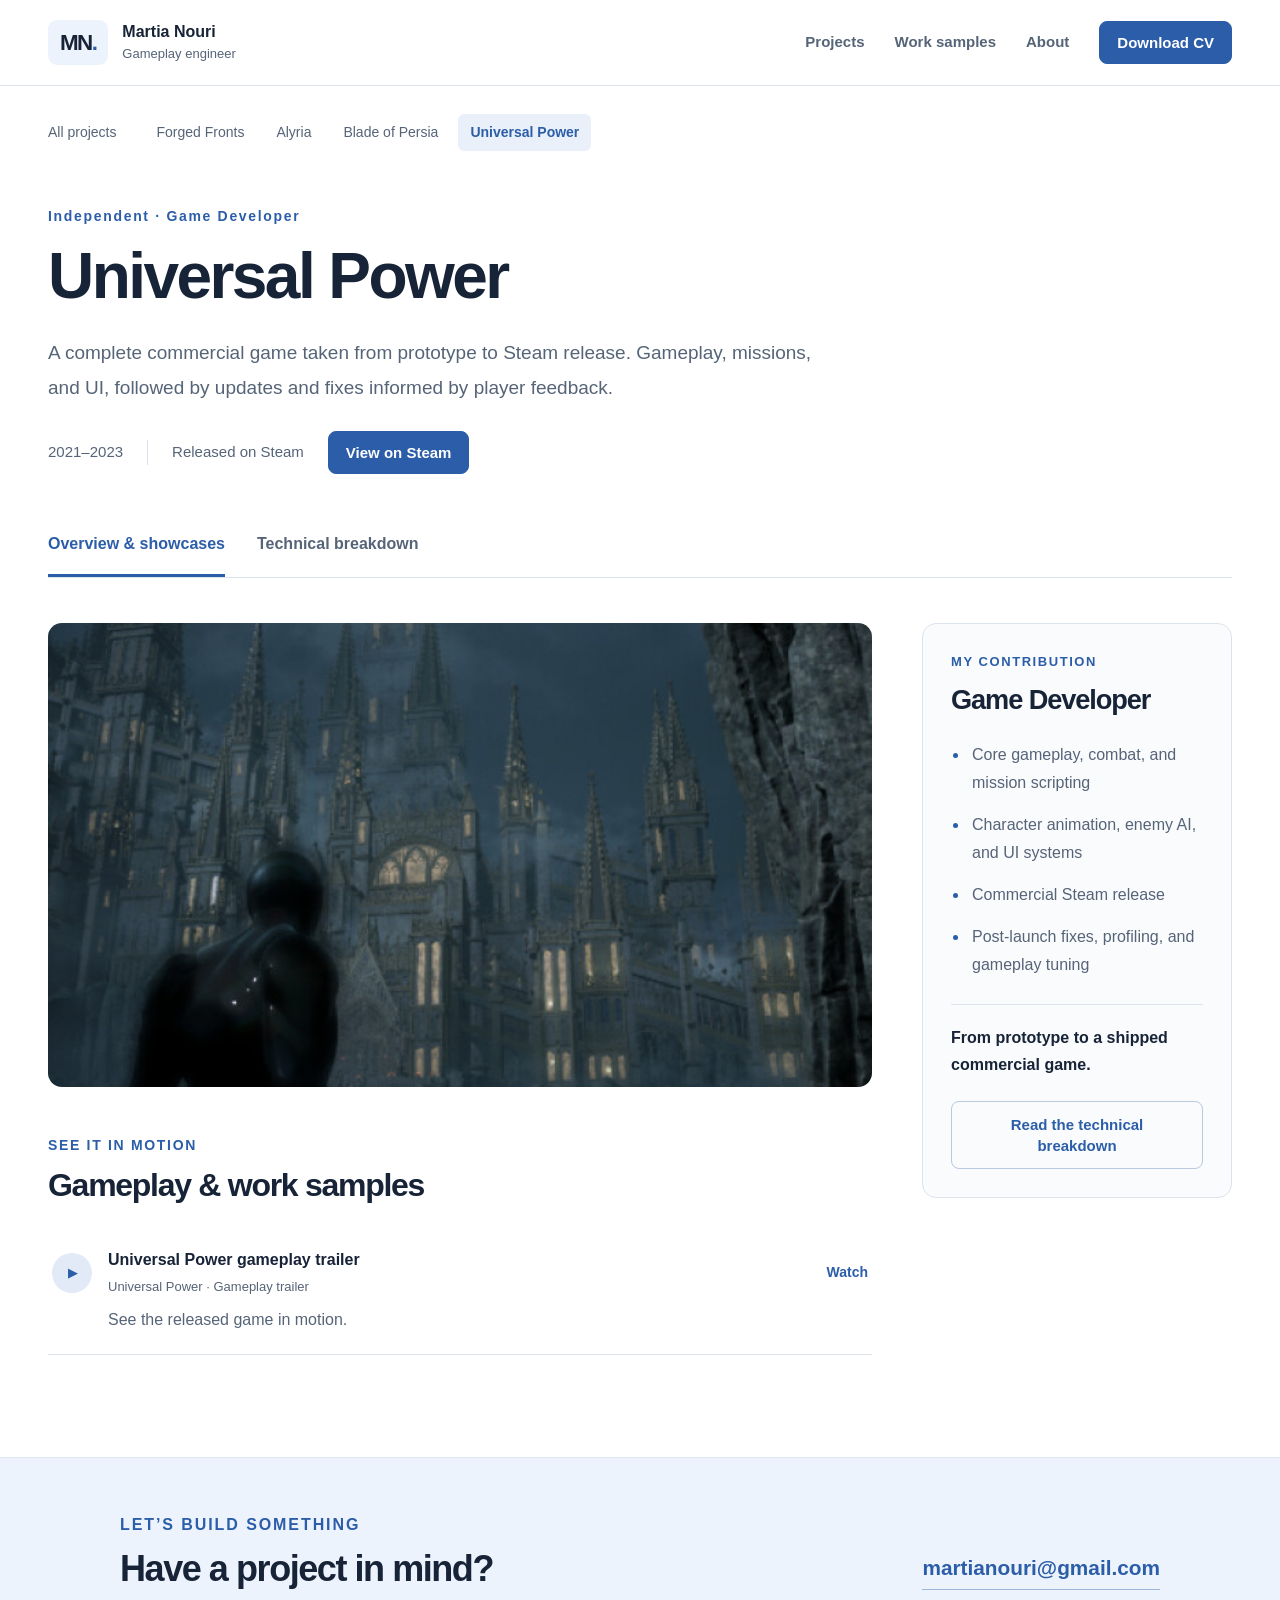
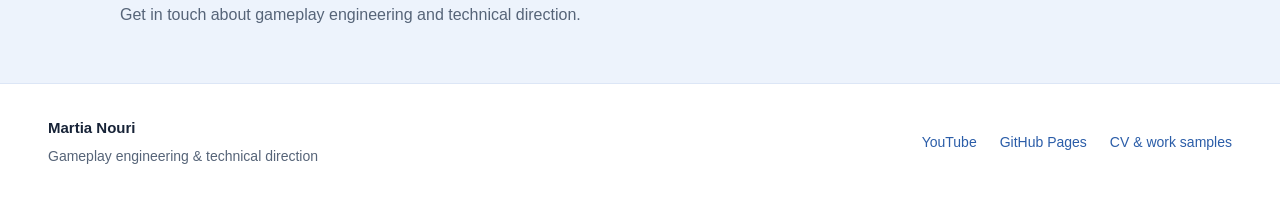
<file: projects/universal-power/index.html>
<!doctype html>
<html lang="en"><head><meta charset="utf-8"><meta name="viewport" content="width=device-width, initial-scale=1"><title>Universal Power | Martia Nouri</title><meta name="description" content="A complete commercial game taken from prototype to Steam release. Gameplay, missions, and UI, followed by updates and fixes informed by player feedback."><meta name="theme-color" content="#f8fafc"><meta property="og:title" content="Universal Power | Martia Nouri"><meta property="og:description" content="A complete commercial game taken from prototype to Steam release. Gameplay, missions, and UI, followed by updates and fixes informed by player feedback."><meta property="og:type" content="website"><link rel="icon" href="../../assets/favicon.svg"><link rel="stylesheet" href="../../assets/styles.css"><script defer src="../../assets/site.js"></script></head>
<body class="project-page"><a class="skip-link" href="#main">Skip to content</a>
<header class="site-header"><div class="header-inner"><a class="brand" href="../../index.html" aria-label="Martia Nouri home"><span class="monogram">MN<span>.</span></span><span>Martia Nouri<small>Gameplay engineer</small></span></a>
<button class="menu-toggle" type="button" aria-expanded="false" aria-controls="main-nav">Menu <span aria-hidden="true">☰</span></button>
<nav id="main-nav" aria-label="Main navigation"><a href="../../index.html#work">Projects</a><a href="../../index.html#samples">Work samples</a><a href="../../index.html#about">About</a><a class="button button-small" href="../../assets/Martia_Nouri_CV.pdf" download>Download CV</a></nav></div></header><main id="main"><nav class="project-nav wrap" aria-label="Project navigation"><a href="../../index.html#work" class="" >All projects</a><a href="../forged-fronts/index.html" class="" >Forged Fronts</a><a href="../alyria/index.html" class="" >Alyria</a><a href="../blade-of-persia/index.html" class="" >Blade of Persia</a><a href="../universal-power/index.html" class="active" aria-current="location">Universal Power</a></nav><section class="project-intro wrap"><p class="eyebrow">Independent · Game Developer</p><h1>Universal Power</h1><p class="project-summary">A complete commercial game taken from prototype to Steam release. Gameplay, missions, and UI, followed by updates and fixes informed by player feedback.</p><div class="project-meta"><span>2021–2023</span><span>Released on Steam</span><a href="https://store.steampowered.com/app/2680610/Universal_Power/" class="button button-small" target="_blank" rel="noopener noreferrer" >View on Steam</a></div></section><nav class="project-tabs wrap" aria-label="Project sections"><a href="index.html" class="active" aria-current="page">Overview & showcases</a><a href="technical.html" class="" >Technical breakdown</a></nav><div class="detail-layout wrap"><div><div class="project-cover "><img src="../../assets/universal-power.jpg" alt="Universal Power" width="900" height="510"></div><section class="showcase-section" id="showcases"><p class="eyebrow">SEE IT IN MOTION</p><h2>Gameplay &amp; work samples</h2><div class="video-list"><article class="video-card"><a href="https://www.youtube.com/watch?v=IfGEjzSeqyE" class="sample-link" target="_blank" rel="noopener noreferrer" data-video="IfGEjzSeqyE" data-start="0" data-title="Universal Power gameplay trailer" data-project="universal-power"><span class="play-mini" aria-hidden="true">▶</span><span><strong>Universal Power gameplay trailer</strong><span class="sample-meta">Universal Power · Gameplay trailer</span></span><span class="watch-label">Watch</span></a><p>See the released game in motion.</p></article></div></section></div><aside class="contribution-panel"><p class="eyebrow">MY CONTRIBUTION</p><h2>Game Developer</h2><ul><li>Core gameplay, combat, and mission scripting</li><li>Character animation, enemy AI, and UI systems</li><li>Commercial Steam release</li><li>Post-launch fixes, profiling, and gameplay tuning</li></ul><p class="contribution-note">From prototype to a shipped commercial game.</p><a href="technical.html" class="button button-outline" >Read the technical breakdown</a></aside></div></main><section class="contact-band" id="contact"><div><p class="eyebrow">LET’S BUILD SOMETHING</p><h2>Have a project in mind?</h2><p>Get in touch about gameplay engineering and technical direction.</p></div><a href="mailto:martianouri@gmail.com" class="contact-email" >martianouri@gmail.com</a></section>
<footer class="site-footer"><p><strong>Martia Nouri</strong><span>Gameplay engineering &amp; technical direction</span></p><div><a href="https://www.youtube.com/channel/UCaiGwjE0WAn3bPU61wn7TYg" class="" target="_blank" rel="noopener noreferrer" >YouTube</a><a href="https://martianouri-hash.github.io/Martia-Nouri_CV/" class="" target="_blank" rel="noopener noreferrer" >GitHub Pages</a><a href="../../assets/Martia_Nouri_CV.pdf" class="" >CV & work samples</a></div></footer>
<dialog class="video-dialog" aria-labelledby="video-title"><div class="dialog-top"><h2 id="video-title">Video showcase</h2><button type="button" class="dialog-close" aria-label="Close video">Close <span aria-hidden="true">×</span></button></div><div class="video-frame"></div><p>Prefer watching on YouTube? <a class="video-external" target="_blank" rel="noopener noreferrer">Open video on YouTube</a></p></dialog></body></html>
</file>
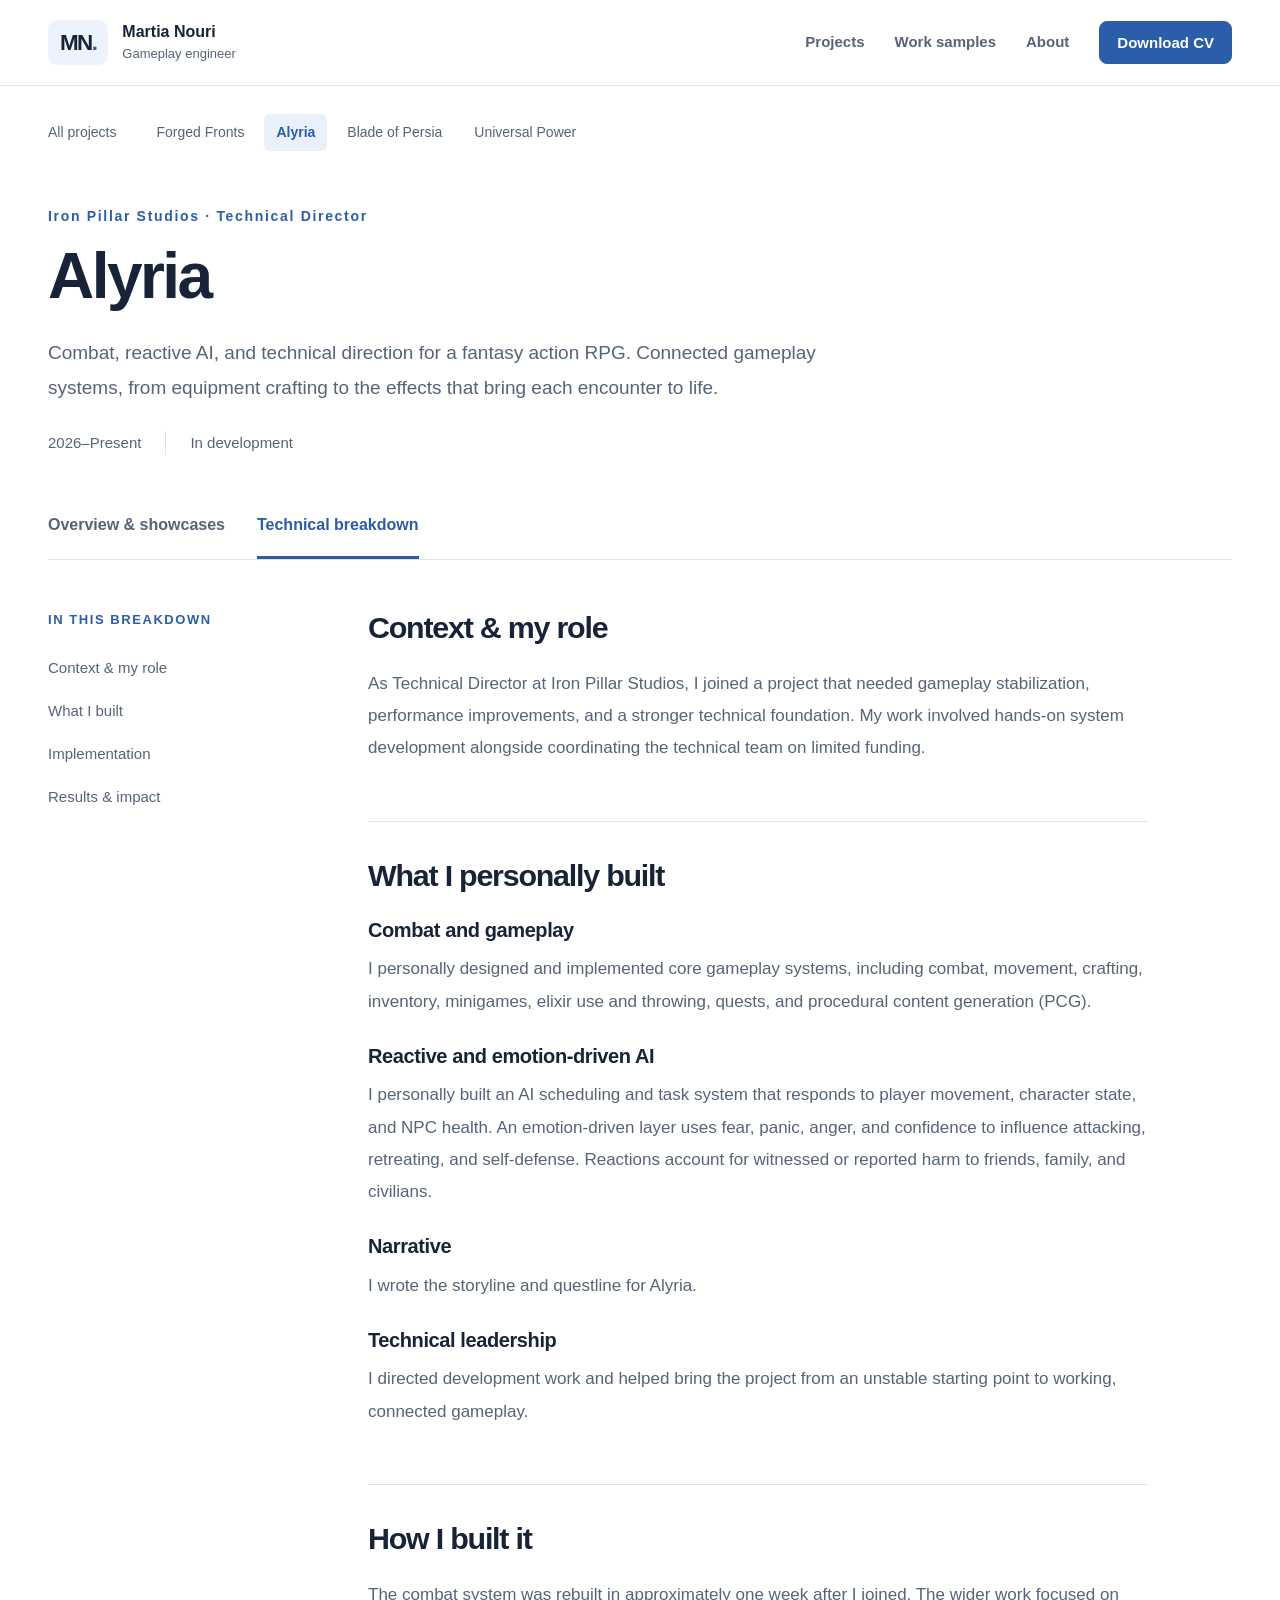
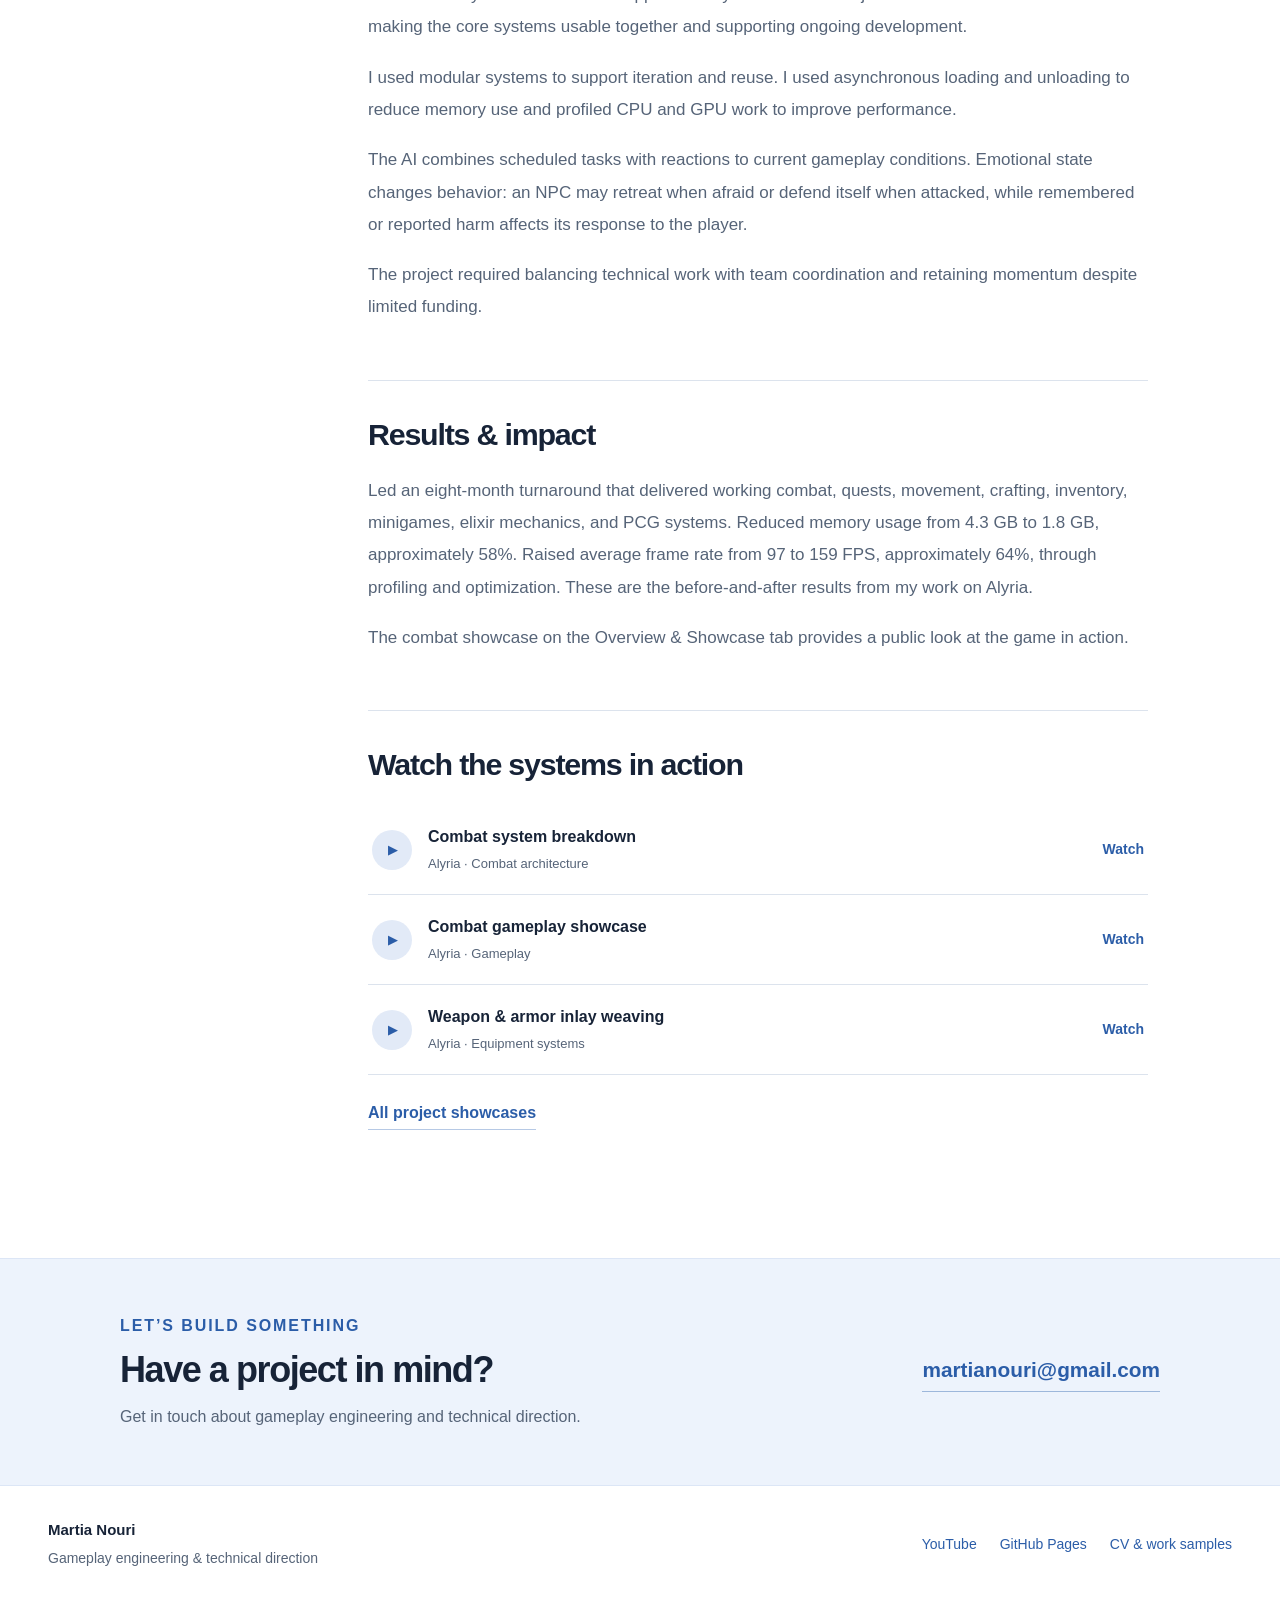
<file: projects/alyria/technical.html>
<!doctype html>
<html lang="en"><head><meta charset="utf-8"><meta name="viewport" content="width=device-width, initial-scale=1"><title>Alyria — Technical Breakdown | Martia Nouri</title><meta name="description" content="Combat, reactive AI, and technical direction for a fantasy action RPG. Connected gameplay systems, from equipment crafting to the effects that bring each encounter to life."><meta name="theme-color" content="#f8fafc"><meta property="og:title" content="Alyria — Technical Breakdown | Martia Nouri"><meta property="og:description" content="Combat, reactive AI, and technical direction for a fantasy action RPG. Connected gameplay systems, from equipment crafting to the effects that bring each encounter to life."><meta property="og:type" content="website"><link rel="icon" href="../../assets/favicon.svg"><link rel="stylesheet" href="../../assets/styles.css"><script defer src="../../assets/site.js"></script></head>
<body class="technical-page"><a class="skip-link" href="#main">Skip to content</a>
<header class="site-header"><div class="header-inner"><a class="brand" href="../../index.html" aria-label="Martia Nouri home"><span class="monogram">MN<span>.</span></span><span>Martia Nouri<small>Gameplay engineer</small></span></a>
<button class="menu-toggle" type="button" aria-expanded="false" aria-controls="main-nav">Menu <span aria-hidden="true">☰</span></button>
<nav id="main-nav" aria-label="Main navigation"><a href="../../index.html#work">Projects</a><a href="../../index.html#samples">Work samples</a><a href="../../index.html#about">About</a><a class="button button-small" href="../../assets/Martia_Nouri_CV.pdf" download>Download CV</a></nav></div></header><main id="main"><nav class="project-nav wrap" aria-label="Project navigation"><a href="../../index.html#work" class="" >All projects</a><a href="../forged-fronts/index.html" class="" >Forged Fronts</a><a href="../alyria/index.html" class="active" aria-current="location">Alyria</a><a href="../blade-of-persia/index.html" class="" >Blade of Persia</a><a href="../universal-power/index.html" class="" >Universal Power</a></nav><section class="project-intro wrap"><p class="eyebrow">Iron Pillar Studios · Technical Director</p><h1>Alyria</h1><p class="project-summary">Combat, reactive AI, and technical direction for a fantasy action RPG. Connected gameplay systems, from equipment crafting to the effects that bring each encounter to life.</p><div class="project-meta"><span>2026–Present</span><span>In development</span></div></section><nav class="project-tabs wrap" aria-label="Project sections"><a href="index.html" class="" >Overview & showcases</a><a href="technical.html" class="active" aria-current="page">Technical breakdown</a></nav><div class="technical-layout wrap"><nav class="technical-index" aria-label="On this page"><p class="eyebrow">IN THIS BREAKDOWN</p><a href="#context" class="" >Context & my role</a><a href="#systems" class="" >What I built</a><a href="#implementation" class="" >Implementation</a><a href="#results" class="" >Results & impact</a></nav><div class="technical-body"><section class="technical-section" id="context"><h2>Context &amp; my role</h2><p>As Technical Director at Iron Pillar Studios, I joined a project that needed gameplay stabilization, performance improvements, and a stronger technical foundation. My work involved hands-on system development alongside coordinating the technical team on limited funding.</p></section>
<section class="technical-section" id="systems"><h2>What I personally built</h2><div><h3>Combat and gameplay</h3><p>I personally designed and implemented core gameplay systems, including combat, movement, crafting, inventory, minigames, elixir use and throwing, quests, and procedural content generation (PCG).</p></div><div><h3>Reactive and emotion-driven AI</h3><p>I personally built an AI scheduling and task system that responds to player movement, character state, and NPC health. An emotion-driven layer uses fear, panic, anger, and confidence to influence attacking, retreating, and self-defense. Reactions account for witnessed or reported harm to friends, family, and civilians.</p></div><div><h3>Narrative</h3><p>I wrote the storyline and questline for Alyria.</p></div><div><h3>Technical leadership</h3><p>I directed development work and helped bring the project from an unstable starting point to working, connected gameplay.</p></div></section>
<section class="technical-section" id="implementation"><h2>How I built it</h2><p>The combat system was rebuilt in approximately one week after I joined. The wider work focused on making the core systems usable together and supporting ongoing development.</p><p>I used modular systems to support iteration and reuse. I used asynchronous loading and unloading to reduce memory use and profiled CPU and GPU work to improve performance.</p><p>The AI combines scheduled tasks with reactions to current gameplay conditions. Emotional state changes behavior: an NPC may retreat when afraid or defend itself when attacked, while remembered or reported harm affects its response to the player.</p><p>The project required balancing technical work with team coordination and retaining momentum despite limited funding.</p></section>
<section class="technical-section" id="results"><h2>Results &amp; impact</h2><p>Led an eight-month turnaround that delivered working combat, quests, movement, crafting, inventory, minigames, elixir mechanics, and PCG systems. Reduced memory usage from 4.3 GB to 1.8 GB, approximately 58%. Raised average frame rate from 97 to 159 FPS, approximately 64%, through profiling and optimization. These are the before-and-after results from my work on Alyria.</p><p>The combat showcase on the Overview &amp; Showcase tab provides a public look at the game in action.</p></section><section class="technical-section"><h2>Watch the systems in action</h2><a href="https://www.youtube.com/watch?v=t3yFGKc6pAQ" class="sample-link" target="_blank" rel="noopener noreferrer" data-video="t3yFGKc6pAQ" data-start="0" data-title="Combat system breakdown" data-project="alyria"><span class="play-mini" aria-hidden="true">▶</span><span><strong>Combat system breakdown</strong><span class="sample-meta">Alyria · Combat architecture</span></span><span class="watch-label">Watch</span></a><a href="https://www.youtube.com/watch?v=zqPafssRBoU&amp;t=1s" class="sample-link" target="_blank" rel="noopener noreferrer" data-video="zqPafssRBoU" data-start="1" data-title="Combat gameplay showcase" data-project="alyria"><span class="play-mini" aria-hidden="true">▶</span><span><strong>Combat gameplay showcase</strong><span class="sample-meta">Alyria · Gameplay</span></span><span class="watch-label">Watch</span></a><a href="https://www.youtube.com/watch?v=po3XzN5vd68&amp;t=4s" class="sample-link" target="_blank" rel="noopener noreferrer" data-video="po3XzN5vd68" data-start="4" data-title="Weapon &amp; armor inlay weaving" data-project="alyria"><span class="play-mini" aria-hidden="true">▶</span><span><strong>Weapon &amp; armor inlay weaving</strong><span class="sample-meta">Alyria · Equipment systems</span></span><span class="watch-label">Watch</span></a><a href="index.html#showcases" class="text-link" >All project showcases</a></section></div></div></main><section class="contact-band" id="contact"><div><p class="eyebrow">LET’S BUILD SOMETHING</p><h2>Have a project in mind?</h2><p>Get in touch about gameplay engineering and technical direction.</p></div><a href="mailto:martianouri@gmail.com" class="contact-email" >martianouri@gmail.com</a></section>
<footer class="site-footer"><p><strong>Martia Nouri</strong><span>Gameplay engineering &amp; technical direction</span></p><div><a href="https://www.youtube.com/channel/UCaiGwjE0WAn3bPU61wn7TYg" class="" target="_blank" rel="noopener noreferrer" >YouTube</a><a href="https://martianouri-hash.github.io/Martia-Nouri_CV/" class="" target="_blank" rel="noopener noreferrer" >GitHub Pages</a><a href="../../assets/Martia_Nouri_CV.pdf" class="" >CV & work samples</a></div></footer>
<dialog class="video-dialog" aria-labelledby="video-title"><div class="dialog-top"><h2 id="video-title">Video showcase</h2><button type="button" class="dialog-close" aria-label="Close video">Close <span aria-hidden="true">×</span></button></div><div class="video-frame"></div><p>Prefer watching on YouTube? <a class="video-external" target="_blank" rel="noopener noreferrer">Open video on YouTube</a></p></dialog></body></html>
</file>
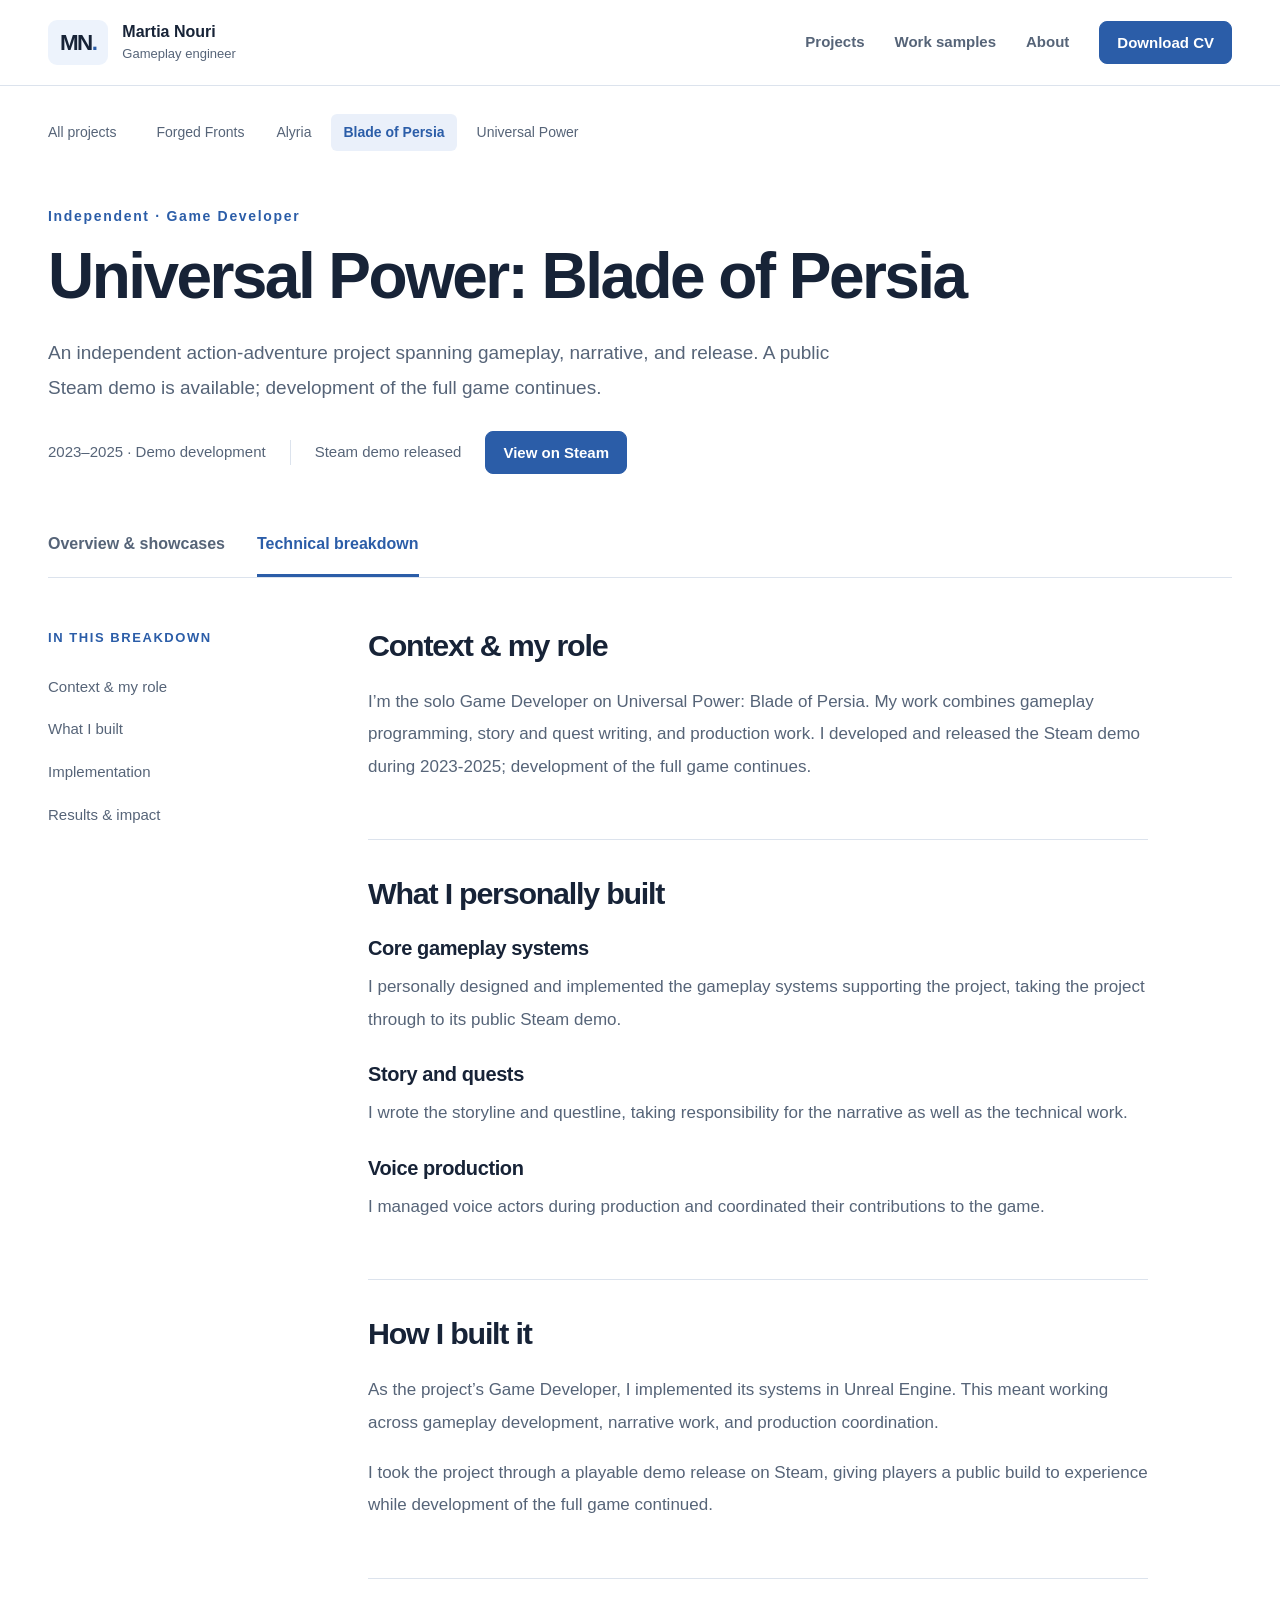
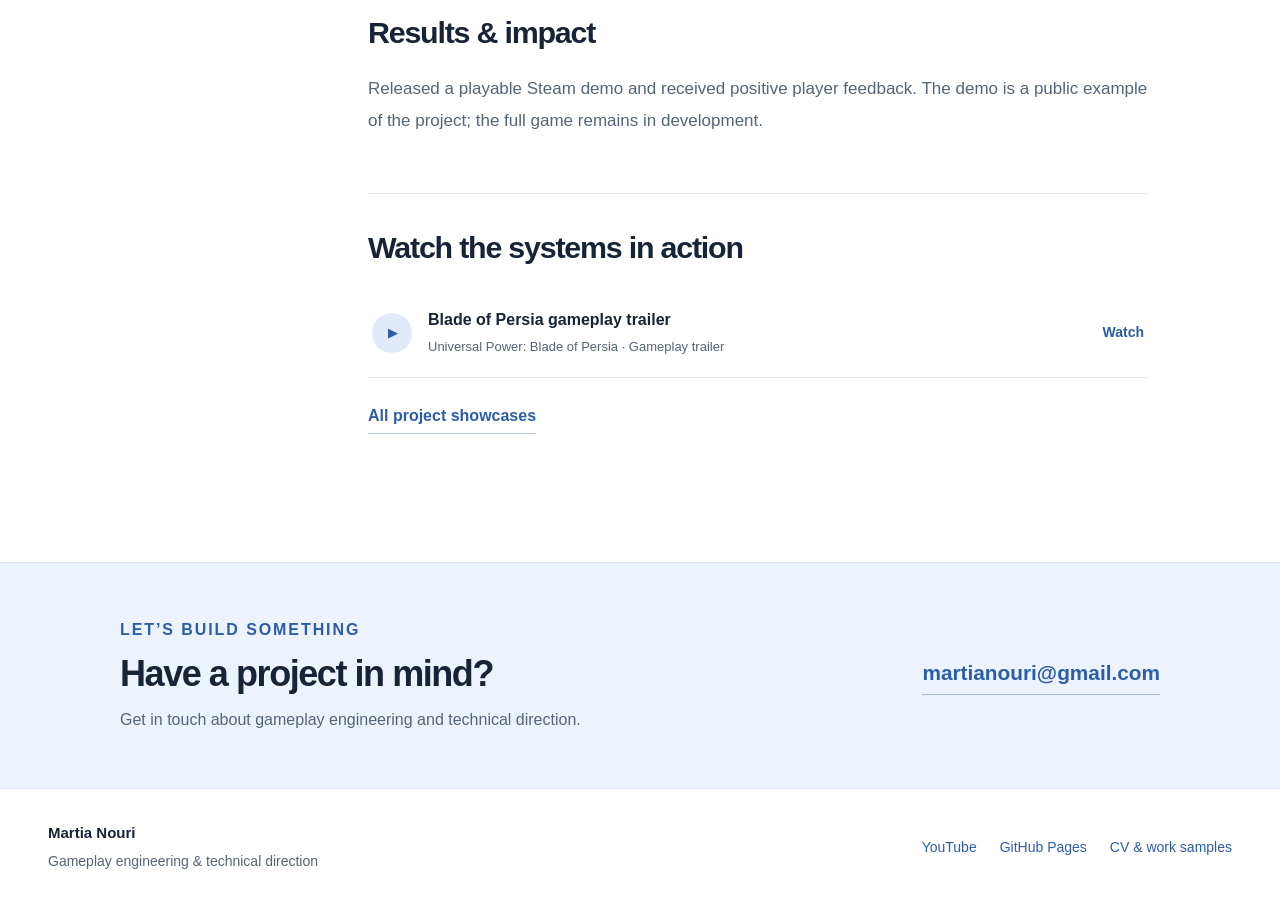
<file: projects/blade-of-persia/technical.html>
<!doctype html>
<html lang="en"><head><meta charset="utf-8"><meta name="viewport" content="width=device-width, initial-scale=1"><title>Universal Power: Blade of Persia — Technical Breakdown | Martia Nouri</title><meta name="description" content="An independent action-adventure project spanning gameplay, narrative, and release. A public Steam demo is available; development of the full game continues."><meta name="theme-color" content="#f8fafc"><meta property="og:title" content="Universal Power: Blade of Persia — Technical Breakdown | Martia Nouri"><meta property="og:description" content="An independent action-adventure project spanning gameplay, narrative, and release. A public Steam demo is available; development of the full game continues."><meta property="og:type" content="website"><link rel="icon" href="../../assets/favicon.svg"><link rel="stylesheet" href="../../assets/styles.css"><script defer src="../../assets/site.js"></script></head>
<body class="technical-page"><a class="skip-link" href="#main">Skip to content</a>
<header class="site-header"><div class="header-inner"><a class="brand" href="../../index.html" aria-label="Martia Nouri home"><span class="monogram">MN<span>.</span></span><span>Martia Nouri<small>Gameplay engineer</small></span></a>
<button class="menu-toggle" type="button" aria-expanded="false" aria-controls="main-nav">Menu <span aria-hidden="true">☰</span></button>
<nav id="main-nav" aria-label="Main navigation"><a href="../../index.html#work">Projects</a><a href="../../index.html#samples">Work samples</a><a href="../../index.html#about">About</a><a class="button button-small" href="../../assets/Martia_Nouri_CV.pdf" download>Download CV</a></nav></div></header><main id="main"><nav class="project-nav wrap" aria-label="Project navigation"><a href="../../index.html#work" class="" >All projects</a><a href="../forged-fronts/index.html" class="" >Forged Fronts</a><a href="../alyria/index.html" class="" >Alyria</a><a href="../blade-of-persia/index.html" class="active" aria-current="location">Blade of Persia</a><a href="../universal-power/index.html" class="" >Universal Power</a></nav><section class="project-intro wrap"><p class="eyebrow">Independent · Game Developer</p><h1>Universal Power: Blade of Persia</h1><p class="project-summary">An independent action-adventure project spanning gameplay, narrative, and release. A public Steam demo is available; development of the full game continues.</p><div class="project-meta"><span>2023–2025 · Demo development</span><span>Steam demo released</span><a href="https://store.steampowered.com/app/3538810/Universal_Power_Blade_of_Persia/" class="button button-small" target="_blank" rel="noopener noreferrer" >View on Steam</a></div></section><nav class="project-tabs wrap" aria-label="Project sections"><a href="index.html" class="" >Overview & showcases</a><a href="technical.html" class="active" aria-current="page">Technical breakdown</a></nav><div class="technical-layout wrap"><nav class="technical-index" aria-label="On this page"><p class="eyebrow">IN THIS BREAKDOWN</p><a href="#context" class="" >Context & my role</a><a href="#systems" class="" >What I built</a><a href="#implementation" class="" >Implementation</a><a href="#results" class="" >Results & impact</a></nav><div class="technical-body"><section class="technical-section" id="context"><h2>Context &amp; my role</h2><p>I’m the solo Game Developer on Universal Power: Blade of Persia. My work combines gameplay programming, story and quest writing, and production work. I developed and released the Steam demo during 2023-2025; development of the full game continues.</p></section>
<section class="technical-section" id="systems"><h2>What I personally built</h2><div><h3>Core gameplay systems</h3><p>I personally designed and implemented the gameplay systems supporting the project, taking the project through to its public Steam demo.</p></div><div><h3>Story and quests</h3><p>I wrote the storyline and questline, taking responsibility for the narrative as well as the technical work.</p></div><div><h3>Voice production</h3><p>I managed voice actors during production and coordinated their contributions to the game.</p></div></section>
<section class="technical-section" id="implementation"><h2>How I built it</h2><p>As the project’s Game Developer, I implemented its systems in Unreal Engine. This meant working across gameplay development, narrative work, and production coordination.</p><p>I took the project through a playable demo release on Steam, giving players a public build to experience while development of the full game continued.</p></section>
<section class="technical-section" id="results"><h2>Results &amp; impact</h2><p>Released a playable Steam demo and received positive player feedback. The demo is a public example of the project; the full game remains in development.</p></section><section class="technical-section"><h2>Watch the systems in action</h2><a href="https://www.youtube.com/watch?v=0h7vCh3hfrk" class="sample-link" target="_blank" rel="noopener noreferrer" data-video="0h7vCh3hfrk" data-start="0" data-title="Blade of Persia gameplay trailer" data-project="blade-of-persia"><span class="play-mini" aria-hidden="true">▶</span><span><strong>Blade of Persia gameplay trailer</strong><span class="sample-meta">Universal Power: Blade of Persia · Gameplay trailer</span></span><span class="watch-label">Watch</span></a><a href="index.html#showcases" class="text-link" >All project showcases</a></section></div></div></main><section class="contact-band" id="contact"><div><p class="eyebrow">LET’S BUILD SOMETHING</p><h2>Have a project in mind?</h2><p>Get in touch about gameplay engineering and technical direction.</p></div><a href="mailto:martianouri@gmail.com" class="contact-email" >martianouri@gmail.com</a></section>
<footer class="site-footer"><p><strong>Martia Nouri</strong><span>Gameplay engineering &amp; technical direction</span></p><div><a href="https://www.youtube.com/channel/UCaiGwjE0WAn3bPU61wn7TYg" class="" target="_blank" rel="noopener noreferrer" >YouTube</a><a href="https://martianouri-hash.github.io/Martia-Nouri_CV/" class="" target="_blank" rel="noopener noreferrer" >GitHub Pages</a><a href="../../assets/Martia_Nouri_CV.pdf" class="" >CV & work samples</a></div></footer>
<dialog class="video-dialog" aria-labelledby="video-title"><div class="dialog-top"><h2 id="video-title">Video showcase</h2><button type="button" class="dialog-close" aria-label="Close video">Close <span aria-hidden="true">×</span></button></div><div class="video-frame"></div><p>Prefer watching on YouTube? <a class="video-external" target="_blank" rel="noopener noreferrer">Open video on YouTube</a></p></dialog></body></html>
</file>
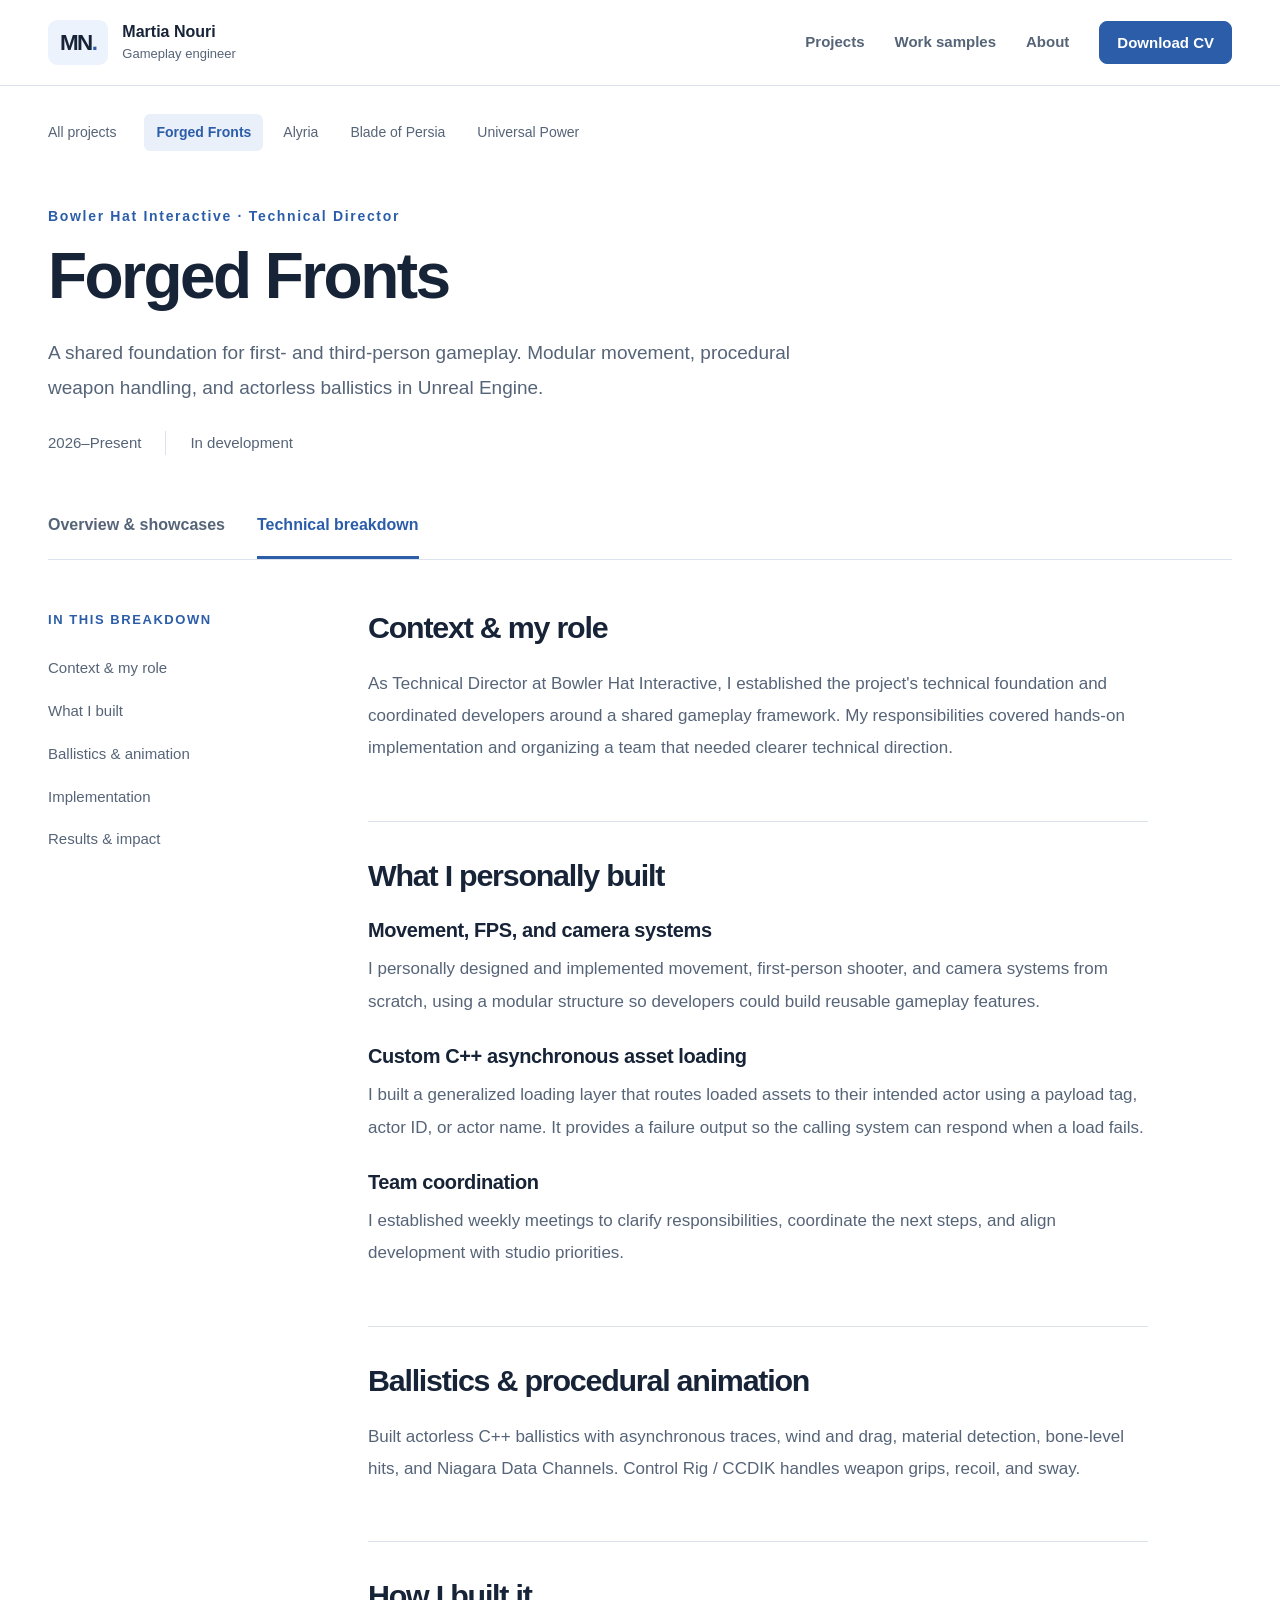
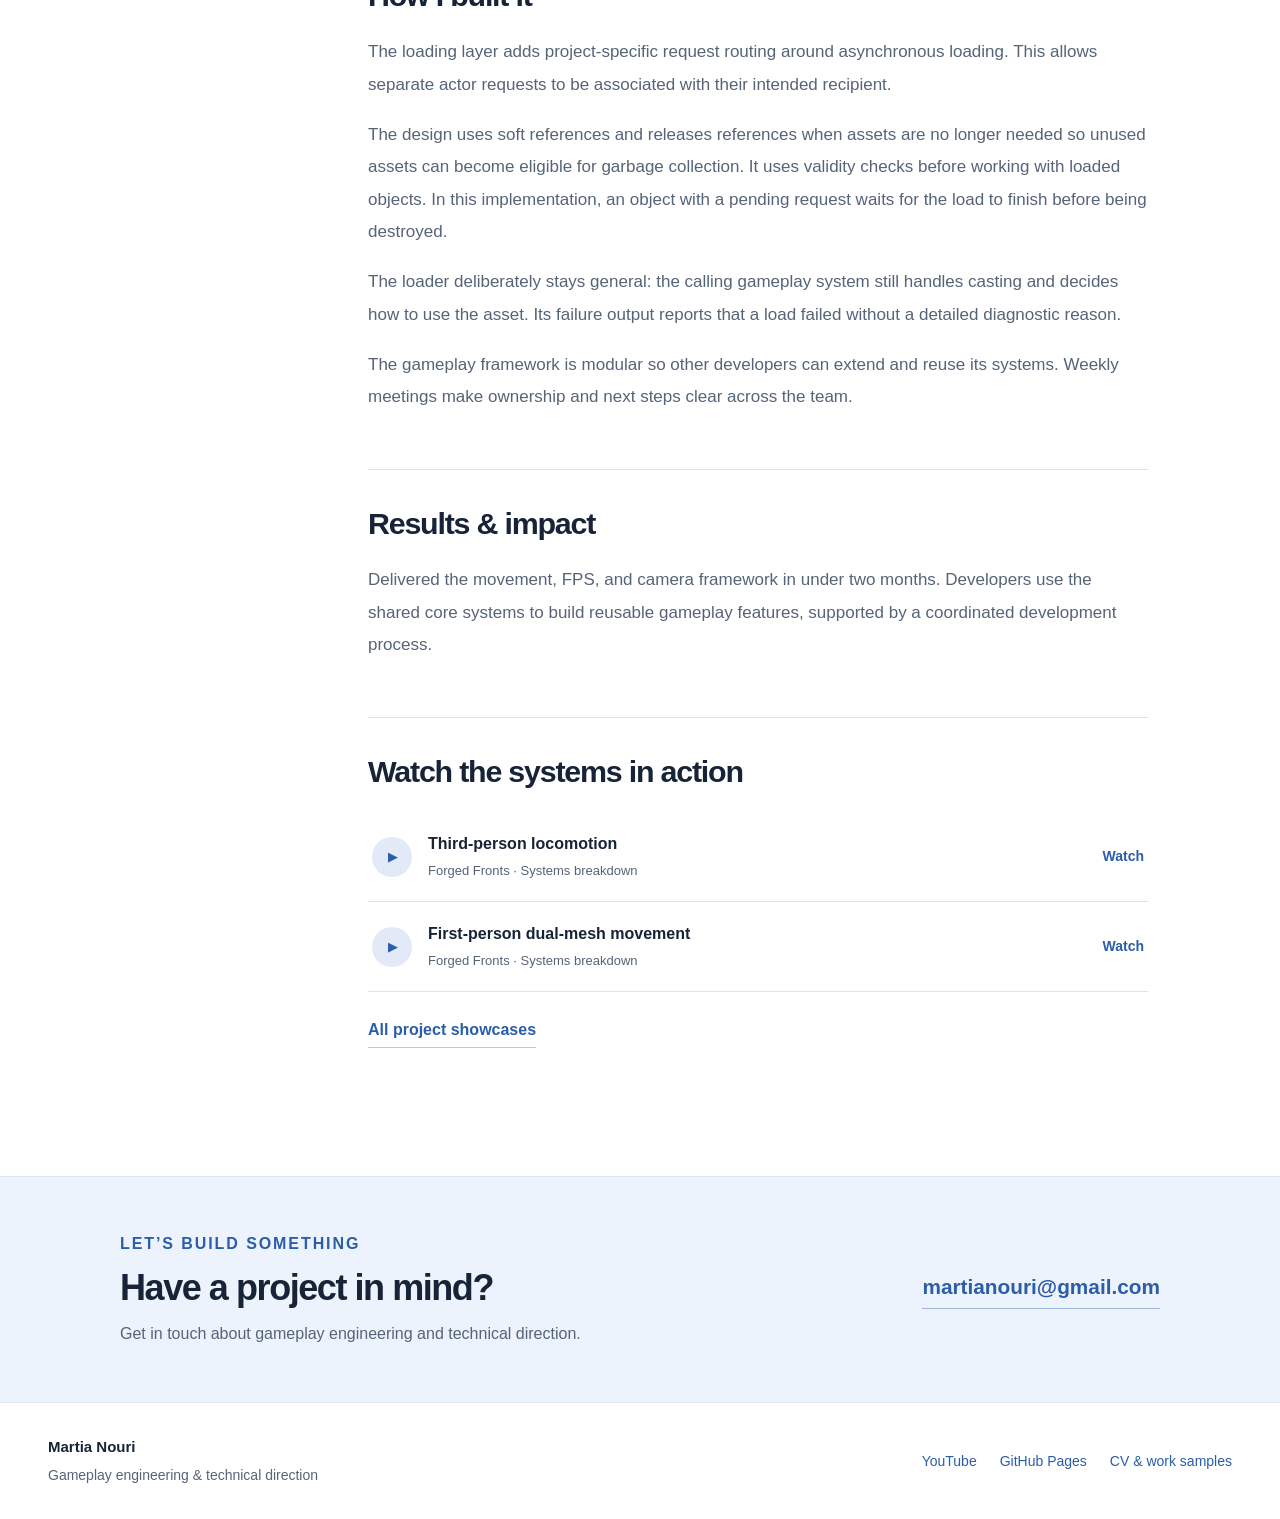
<file: projects/forged-fronts/technical.html>
<!doctype html>
<html lang="en"><head><meta charset="utf-8"><meta name="viewport" content="width=device-width, initial-scale=1"><title>Forged Fronts — Technical Breakdown | Martia Nouri</title><meta name="description" content="A shared foundation for first- and third-person gameplay. Modular movement, procedural weapon handling, and actorless ballistics in Unreal Engine."><meta name="theme-color" content="#f8fafc"><meta property="og:title" content="Forged Fronts — Technical Breakdown | Martia Nouri"><meta property="og:description" content="A shared foundation for first- and third-person gameplay. Modular movement, procedural weapon handling, and actorless ballistics in Unreal Engine."><meta property="og:type" content="website"><link rel="icon" href="../../assets/favicon.svg"><link rel="stylesheet" href="../../assets/styles.css"><script defer src="../../assets/site.js"></script></head>
<body class="technical-page"><a class="skip-link" href="#main">Skip to content</a>
<header class="site-header"><div class="header-inner"><a class="brand" href="../../index.html" aria-label="Martia Nouri home"><span class="monogram">MN<span>.</span></span><span>Martia Nouri<small>Gameplay engineer</small></span></a>
<button class="menu-toggle" type="button" aria-expanded="false" aria-controls="main-nav">Menu <span aria-hidden="true">☰</span></button>
<nav id="main-nav" aria-label="Main navigation"><a href="../../index.html#work">Projects</a><a href="../../index.html#samples">Work samples</a><a href="../../index.html#about">About</a><a class="button button-small" href="../../assets/Martia_Nouri_CV.pdf" download>Download CV</a></nav></div></header><main id="main"><nav class="project-nav wrap" aria-label="Project navigation"><a href="../../index.html#work" class="" >All projects</a><a href="../forged-fronts/index.html" class="active" aria-current="location">Forged Fronts</a><a href="../alyria/index.html" class="" >Alyria</a><a href="../blade-of-persia/index.html" class="" >Blade of Persia</a><a href="../universal-power/index.html" class="" >Universal Power</a></nav><section class="project-intro wrap"><p class="eyebrow">Bowler Hat Interactive · Technical Director</p><h1>Forged Fronts</h1><p class="project-summary">A shared foundation for first- and third-person gameplay. Modular movement, procedural weapon handling, and actorless ballistics in Unreal Engine.</p><div class="project-meta"><span>2026–Present</span><span>In development</span></div></section><nav class="project-tabs wrap" aria-label="Project sections"><a href="index.html" class="" >Overview & showcases</a><a href="technical.html" class="active" aria-current="page">Technical breakdown</a></nav><div class="technical-layout wrap"><nav class="technical-index" aria-label="On this page"><p class="eyebrow">IN THIS BREAKDOWN</p><a href="#context" class="" >Context & my role</a><a href="#systems" class="" >What I built</a><a href="#ballistics" class="" >Ballistics & animation</a><a href="#implementation" class="" >Implementation</a><a href="#results" class="" >Results & impact</a></nav><div class="technical-body"><section class="technical-section" id="context"><h2>Context &amp; my role</h2><p>As Technical Director at Bowler Hat Interactive, I established the project&#x27;s technical foundation and coordinated developers around a shared gameplay framework. My responsibilities covered hands-on implementation and organizing a team that needed clearer technical direction.</p></section>
<section class="technical-section" id="systems"><h2>What I personally built</h2><div><h3>Movement, FPS, and camera systems</h3><p>I personally designed and implemented movement, first-person shooter, and camera systems from scratch, using a modular structure so developers could build reusable gameplay features.</p></div><div><h3>Custom C++ asynchronous asset loading</h3><p>I built a generalized loading layer that routes loaded assets to their intended actor using a payload tag, actor ID, or actor name. It provides a failure output so the calling system can respond when a load fails.</p></div><div><h3>Team coordination</h3><p>I established weekly meetings to clarify responsibilities, coordinate the next steps, and align development with studio priorities.</p></div></section>
<section class="technical-section" id="ballistics"><h2>Ballistics &amp; procedural animation</h2><div><p>Built actorless C++ ballistics with asynchronous traces, wind and drag, material detection, bone-level hits, and Niagara Data Channels. Control Rig / CCDIK handles weapon grips, recoil, and sway.</p></div></section><section class="technical-section" id="implementation"><h2>How I built it</h2><p>The loading layer adds project-specific request routing around asynchronous loading. This allows separate actor requests to be associated with their intended recipient.</p><p>The design uses soft references and releases references when assets are no longer needed so unused assets can become eligible for garbage collection. It uses validity checks before working with loaded objects. In this implementation, an object with a pending request waits for the load to finish before being destroyed.</p><p>The loader deliberately stays general: the calling gameplay system still handles casting and decides how to use the asset. Its failure output reports that a load failed without a detailed diagnostic reason.</p><p>The gameplay framework is modular so other developers can extend and reuse its systems. Weekly meetings make ownership and next steps clear across the team.</p></section>
<section class="technical-section" id="results"><h2>Results &amp; impact</h2><p>Delivered the movement, FPS, and camera framework in under two months. Developers use the shared core systems to build reusable gameplay features, supported by a coordinated development process.</p></section><section class="technical-section"><h2>Watch the systems in action</h2><a href="https://www.youtube.com/watch?v=zU-uUEkN4Qo" class="sample-link" target="_blank" rel="noopener noreferrer" data-video="zU-uUEkN4Qo" data-start="0" data-title="Third-person locomotion" data-project="forged-fronts"><span class="play-mini" aria-hidden="true">▶</span><span><strong>Third-person locomotion</strong><span class="sample-meta">Forged Fronts · Systems breakdown</span></span><span class="watch-label">Watch</span></a><a href="https://www.youtube.com/watch?v=sk3dWrYkF8A" class="sample-link" target="_blank" rel="noopener noreferrer" data-video="sk3dWrYkF8A" data-start="0" data-title="First-person dual-mesh movement" data-project="forged-fronts"><span class="play-mini" aria-hidden="true">▶</span><span><strong>First-person dual-mesh movement</strong><span class="sample-meta">Forged Fronts · Systems breakdown</span></span><span class="watch-label">Watch</span></a><a href="index.html#showcases" class="text-link" >All project showcases</a></section></div></div></main><section class="contact-band" id="contact"><div><p class="eyebrow">LET’S BUILD SOMETHING</p><h2>Have a project in mind?</h2><p>Get in touch about gameplay engineering and technical direction.</p></div><a href="mailto:martianouri@gmail.com" class="contact-email" >martianouri@gmail.com</a></section>
<footer class="site-footer"><p><strong>Martia Nouri</strong><span>Gameplay engineering &amp; technical direction</span></p><div><a href="https://www.youtube.com/channel/UCaiGwjE0WAn3bPU61wn7TYg" class="" target="_blank" rel="noopener noreferrer" >YouTube</a><a href="https://martianouri-hash.github.io/Martia-Nouri_CV/" class="" target="_blank" rel="noopener noreferrer" >GitHub Pages</a><a href="../../assets/Martia_Nouri_CV.pdf" class="" >CV & work samples</a></div></footer>
<dialog class="video-dialog" aria-labelledby="video-title"><div class="dialog-top"><h2 id="video-title">Video showcase</h2><button type="button" class="dialog-close" aria-label="Close video">Close <span aria-hidden="true">×</span></button></div><div class="video-frame"></div><p>Prefer watching on YouTube? <a class="video-external" target="_blank" rel="noopener noreferrer">Open video on YouTube</a></p></dialog></body></html>
</file>
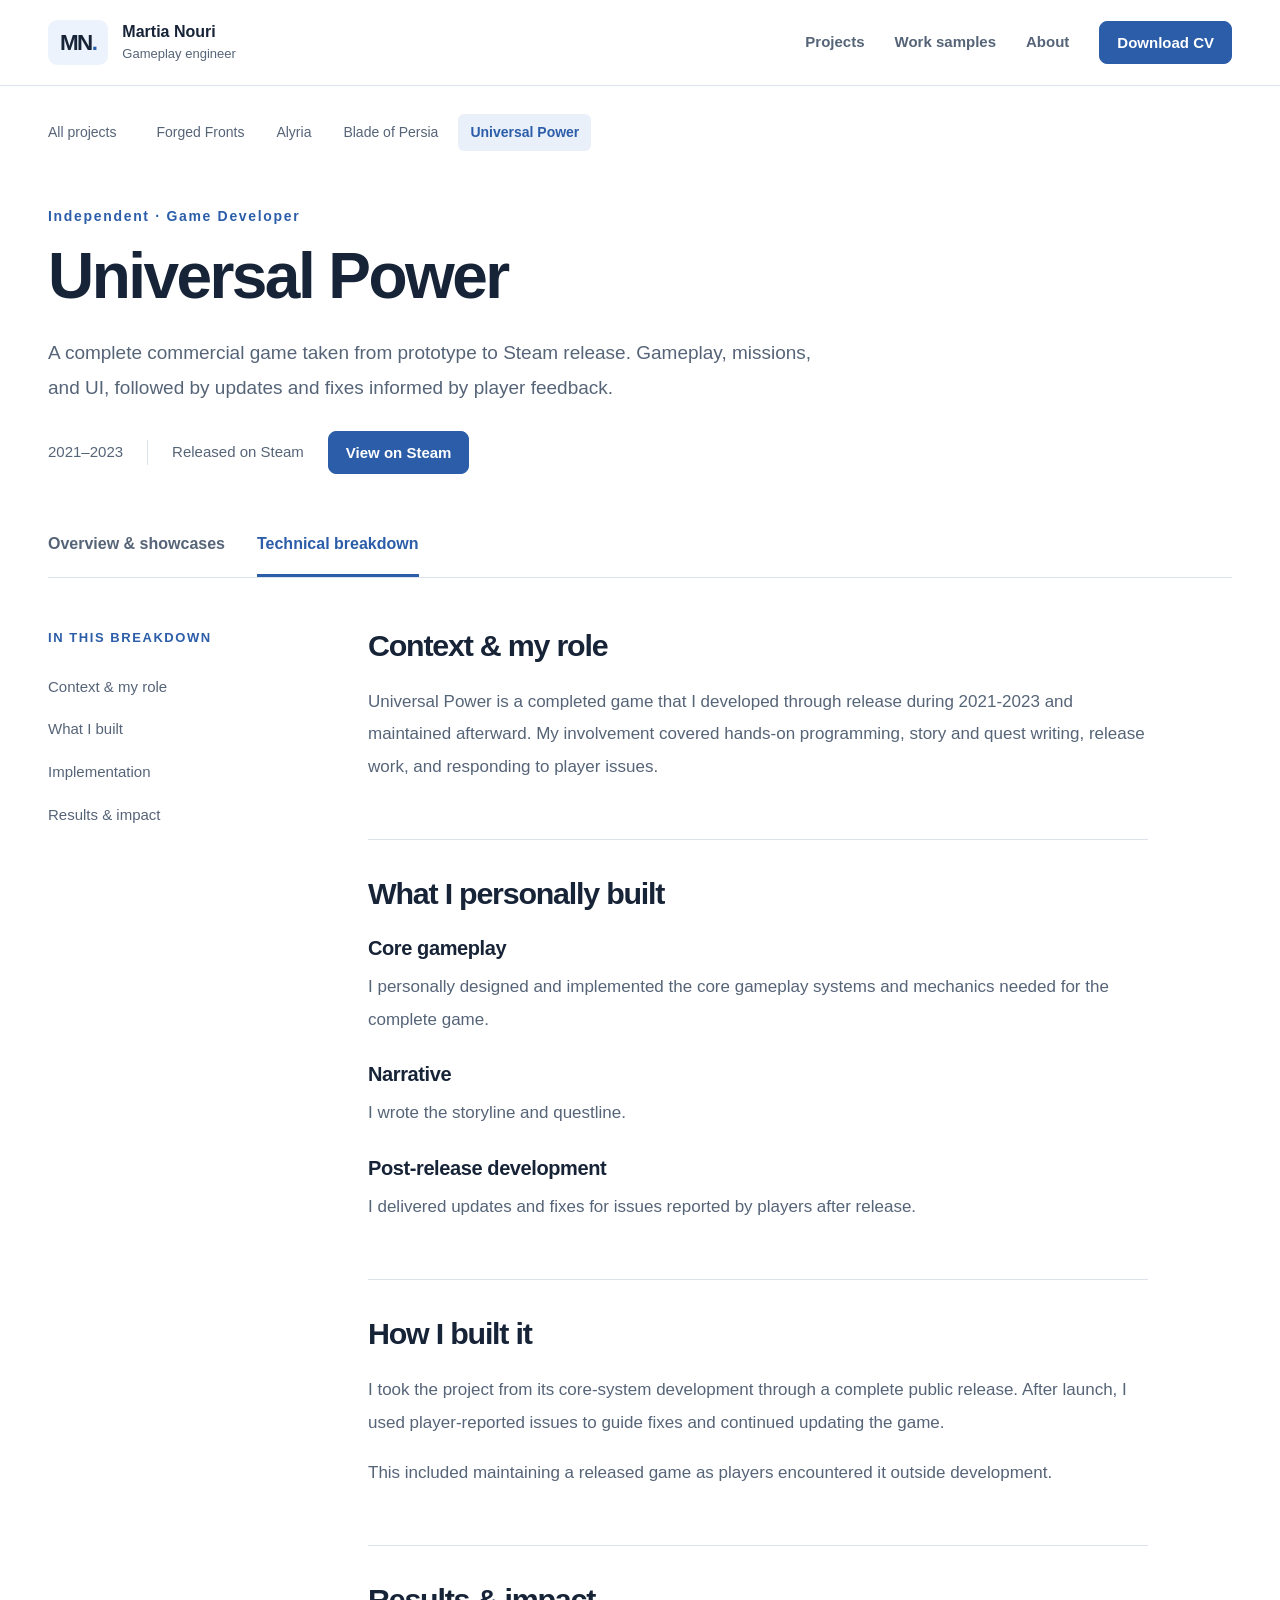
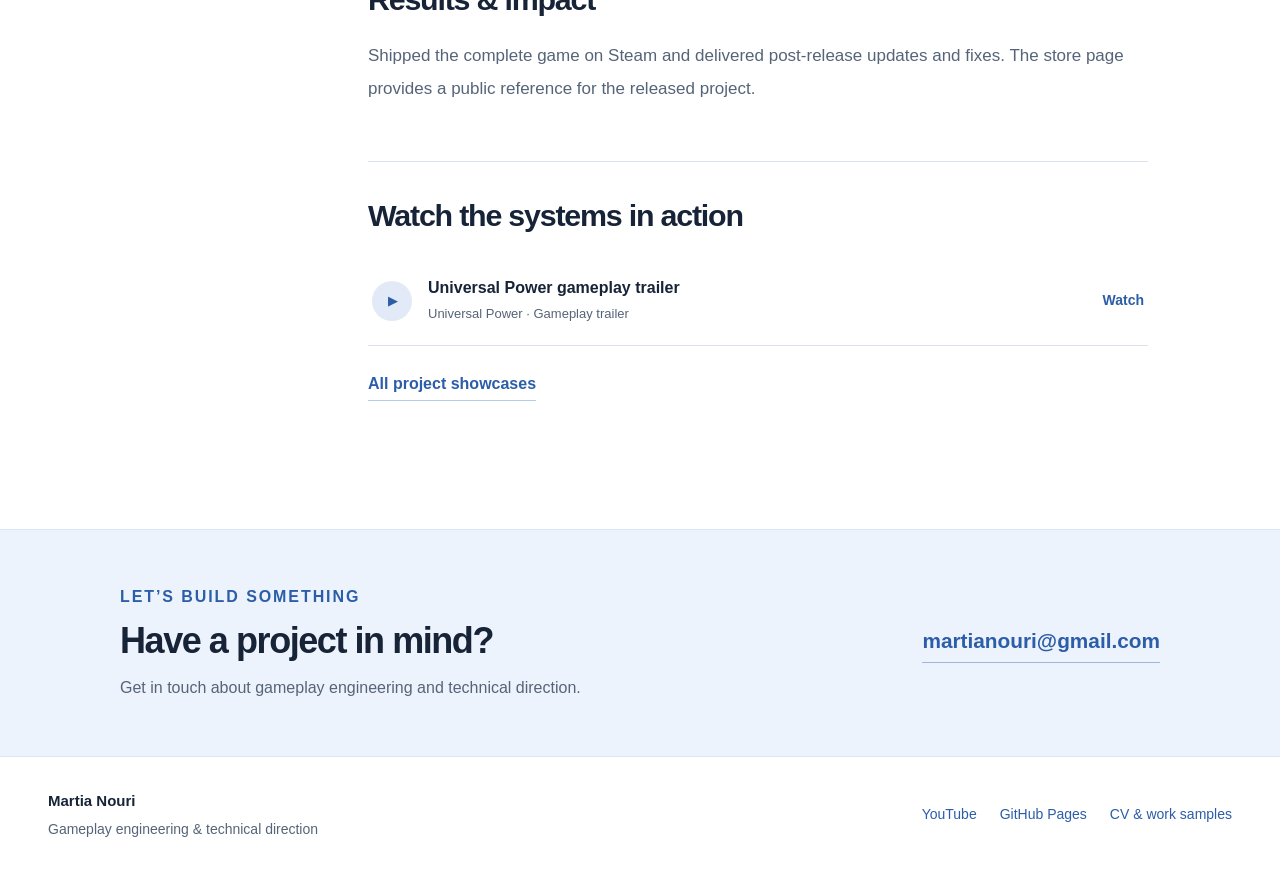
<file: projects/universal-power/technical.html>
<!doctype html>
<html lang="en"><head><meta charset="utf-8"><meta name="viewport" content="width=device-width, initial-scale=1"><title>Universal Power — Technical Breakdown | Martia Nouri</title><meta name="description" content="A complete commercial game taken from prototype to Steam release. Gameplay, missions, and UI, followed by updates and fixes informed by player feedback."><meta name="theme-color" content="#f8fafc"><meta property="og:title" content="Universal Power — Technical Breakdown | Martia Nouri"><meta property="og:description" content="A complete commercial game taken from prototype to Steam release. Gameplay, missions, and UI, followed by updates and fixes informed by player feedback."><meta property="og:type" content="website"><link rel="icon" href="../../assets/favicon.svg"><link rel="stylesheet" href="../../assets/styles.css"><script defer src="../../assets/site.js"></script></head>
<body class="technical-page"><a class="skip-link" href="#main">Skip to content</a>
<header class="site-header"><div class="header-inner"><a class="brand" href="../../index.html" aria-label="Martia Nouri home"><span class="monogram">MN<span>.</span></span><span>Martia Nouri<small>Gameplay engineer</small></span></a>
<button class="menu-toggle" type="button" aria-expanded="false" aria-controls="main-nav">Menu <span aria-hidden="true">☰</span></button>
<nav id="main-nav" aria-label="Main navigation"><a href="../../index.html#work">Projects</a><a href="../../index.html#samples">Work samples</a><a href="../../index.html#about">About</a><a class="button button-small" href="../../assets/Martia_Nouri_CV.pdf" download>Download CV</a></nav></div></header><main id="main"><nav class="project-nav wrap" aria-label="Project navigation"><a href="../../index.html#work" class="" >All projects</a><a href="../forged-fronts/index.html" class="" >Forged Fronts</a><a href="../alyria/index.html" class="" >Alyria</a><a href="../blade-of-persia/index.html" class="" >Blade of Persia</a><a href="../universal-power/index.html" class="active" aria-current="location">Universal Power</a></nav><section class="project-intro wrap"><p class="eyebrow">Independent · Game Developer</p><h1>Universal Power</h1><p class="project-summary">A complete commercial game taken from prototype to Steam release. Gameplay, missions, and UI, followed by updates and fixes informed by player feedback.</p><div class="project-meta"><span>2021–2023</span><span>Released on Steam</span><a href="https://store.steampowered.com/app/2680610/Universal_Power/" class="button button-small" target="_blank" rel="noopener noreferrer" >View on Steam</a></div></section><nav class="project-tabs wrap" aria-label="Project sections"><a href="index.html" class="" >Overview & showcases</a><a href="technical.html" class="active" aria-current="page">Technical breakdown</a></nav><div class="technical-layout wrap"><nav class="technical-index" aria-label="On this page"><p class="eyebrow">IN THIS BREAKDOWN</p><a href="#context" class="" >Context & my role</a><a href="#systems" class="" >What I built</a><a href="#implementation" class="" >Implementation</a><a href="#results" class="" >Results & impact</a></nav><div class="technical-body"><section class="technical-section" id="context"><h2>Context &amp; my role</h2><p>Universal Power is a completed game that I developed through release during 2021-2023 and maintained afterward. My involvement covered hands-on programming, story and quest writing, release work, and responding to player issues.</p></section>
<section class="technical-section" id="systems"><h2>What I personally built</h2><div><h3>Core gameplay</h3><p>I personally designed and implemented the core gameplay systems and mechanics needed for the complete game.</p></div><div><h3>Narrative</h3><p>I wrote the storyline and questline.</p></div><div><h3>Post-release development</h3><p>I delivered updates and fixes for issues reported by players after release.</p></div></section>
<section class="technical-section" id="implementation"><h2>How I built it</h2><p>I took the project from its core-system development through a complete public release. After launch, I used player-reported issues to guide fixes and continued updating the game.</p><p>This included maintaining a released game as players encountered it outside development.</p></section>
<section class="technical-section" id="results"><h2>Results &amp; impact</h2><p>Shipped the complete game on Steam and delivered post-release updates and fixes. The store page provides a public reference for the released project.</p></section><section class="technical-section"><h2>Watch the systems in action</h2><a href="https://www.youtube.com/watch?v=IfGEjzSeqyE" class="sample-link" target="_blank" rel="noopener noreferrer" data-video="IfGEjzSeqyE" data-start="0" data-title="Universal Power gameplay trailer" data-project="universal-power"><span class="play-mini" aria-hidden="true">▶</span><span><strong>Universal Power gameplay trailer</strong><span class="sample-meta">Universal Power · Gameplay trailer</span></span><span class="watch-label">Watch</span></a><a href="index.html#showcases" class="text-link" >All project showcases</a></section></div></div></main><section class="contact-band" id="contact"><div><p class="eyebrow">LET’S BUILD SOMETHING</p><h2>Have a project in mind?</h2><p>Get in touch about gameplay engineering and technical direction.</p></div><a href="mailto:martianouri@gmail.com" class="contact-email" >martianouri@gmail.com</a></section>
<footer class="site-footer"><p><strong>Martia Nouri</strong><span>Gameplay engineering &amp; technical direction</span></p><div><a href="https://www.youtube.com/channel/UCaiGwjE0WAn3bPU61wn7TYg" class="" target="_blank" rel="noopener noreferrer" >YouTube</a><a href="https://martianouri-hash.github.io/Martia-Nouri_CV/" class="" target="_blank" rel="noopener noreferrer" >GitHub Pages</a><a href="../../assets/Martia_Nouri_CV.pdf" class="" >CV & work samples</a></div></footer>
<dialog class="video-dialog" aria-labelledby="video-title"><div class="dialog-top"><h2 id="video-title">Video showcase</h2><button type="button" class="dialog-close" aria-label="Close video">Close <span aria-hidden="true">×</span></button></div><div class="video-frame"></div><p>Prefer watching on YouTube? <a class="video-external" target="_blank" rel="noopener noreferrer">Open video on YouTube</a></p></dialog></body></html>
</file>
<file: assets/styles.css>
:root{--paper:#fff;--wash:#f4f7fb;--ink:#172337;--muted:#566478;--blue:#2b5da8;--blue-dark:#174780;--line:#dce3ed;--radius:14px;--max:1200px;font-family:Inter,"Segoe UI",Arial,sans-serif;color:var(--ink);background:var(--paper);font-synthesis:none}
*{box-sizing:border-box}html{scroll-behavior:smooth;scroll-padding-top:110px}body{margin:0;font-size:16px;line-height:1.65}a{color:var(--blue);text-decoration:none;transition:color .18s,background .18s,box-shadow .18s}a:hover{color:var(--blue-dark)}button{font:inherit;cursor:pointer}img{display:block;max-width:100%;height:auto}h1,h2,h3,p{margin:0}h1,h2,h3{line-height:1.12;letter-spacing:-.04em}h2{font-size:clamp(2rem,3.2vw,2.8rem);font-weight:650}h3{font-size:1.5rem;font-weight:650}p{color:var(--muted)}ul{padding-left:1.2rem}button,a{-webkit-tap-highlight-color:transparent}a:focus-visible,button:focus-visible{outline:3px solid #386ed4;outline-offset:5px;border-radius:4px}[hidden]{display:none!important}.wrap{width:min(var(--max),calc(100% - 96px));margin-inline:auto}.eyebrow{font-size:.875rem;letter-spacing:.12em;font-weight:700;color:var(--blue);line-height:1.5;margin-bottom:20px}.section{padding-block:92px}.skip-link{position:fixed;z-index:100;top:12px;left:12px;padding:12px 20px;background:#fff;transform:translateY(-170%)}.skip-link:focus{transform:none}.site-header{position:sticky;top:0;z-index:20;background:rgba(255,255,255,.96);border-bottom:1px solid var(--line);backdrop-filter:blur(14px)}.header-inner{max-width:1440px;margin:auto;padding:20px 48px;display:flex;align-items:center;justify-content:space-between;gap:24px}.brand{display:flex;align-items:center;gap:14px;color:var(--ink);font-size:1rem;font-weight:650;line-height:1.3}.brand small{display:block;color:var(--muted);font-size:.8125rem;font-weight:400;margin-top:3px}.monogram{font-weight:800;font-size:1.4rem;letter-spacing:-.07em;padding:8px 12px;background:#edf3fc;border-radius:9px;color:var(--ink)}.monogram span{color:var(--blue)}#main-nav{display:flex;align-items:center;gap:30px}#main-nav>a:not(.button){font-size:.9375rem;color:var(--muted);font-weight:550}#main-nav>a:hover{color:var(--blue)}.menu-toggle{display:none;background:none;border:1px solid var(--line);border-radius:7px;padding:8px 12px;color:var(--ink);font-size:.9375rem}.button{display:inline-flex;align-items:center;justify-content:center;gap:10px;min-height:48px;padding:12px 22px;border:1px solid var(--blue);border-radius:8px;background:var(--blue);color:#fff;font-weight:600;font-size:1rem;line-height:1.4;text-align:center}.button:hover{color:#fff;background:var(--blue-dark);border-color:var(--blue-dark);box-shadow:0 5px 14px #1d40651a}.button-small{min-height:42px;padding:10px 17px;font-size:.9375rem}.button-outline{background:transparent;color:var(--blue);border-color:#b8c9e0}.button-outline:hover{background:#edf3fc;color:var(--blue-dark);border-color:var(--blue)}.text-link{display:inline-block;font-weight:650;border-bottom:1px solid #b6c9e5;padding-bottom:3px}.quiet-link{color:var(--muted);font-size:.9375rem}.hero{display:grid;grid-template-columns:1.12fr 1fr;gap:64px;align-items:center;padding-block:80px 70px}.hero h1{font-size:clamp(3.2rem,5vw,4.7rem);line-height:1.04;font-weight:650;letter-spacing:-.055em}.hero h1 span{color:var(--blue)}.hero-description{font-size:1.125rem;line-height:1.8;max-width:530px;margin-top:27px}.hero-actions{display:flex;gap:12px;flex-wrap:wrap;margin-top:30px}.hero-footnote{display:flex;flex-wrap:wrap;gap:20px;font-size:.8125rem;color:var(--muted);margin-top:27px}.hero-visual{position:relative;padding-bottom:30px}.hero-image{position:relative;display:block;border-radius:22px;overflow:hidden;isolation:isolate;background:#151b21;box-shadow:0 20px 55px #182a4220}.hero-image img{height:470px;width:100%;object-fit:cover;object-position:60% center;transition:transform .5s}.hero-image:hover img{transform:scale(1.025)}.hero-image:after{content:"";position:absolute;inset:30% 0 0;background:linear-gradient(transparent,#0b1526e8);z-index:0}.image-caption{position:absolute;bottom:90px;left:30px;right:30px;z-index:1;color:#fff}.image-caption>span{display:block;font-size:.875rem;color:#e0e7f1}.image-caption>span:first-child{font-size:.8125rem;font-weight:600;letter-spacing:.13em;margin-bottom:12px}.image-caption strong{display:block;font-size:2rem;line-height:1.2;margin-bottom:12px;letter-spacing:-.03em}.hero-result{position:absolute;bottom:0;left:-28px;display:flex;align-items:center;gap:14px;padding:19px 24px;background:#fff;border:1px solid var(--line);border-radius:12px;box-shadow:0 10px 30px #17233710}.hero-result strong{display:block;font-size:1rem}.hero-result span:not(.result-icon){display:block;font-size:.8125rem;color:var(--muted);margin-top:3px}.result-icon{width:40px;height:40px;display:grid;place-items:center;color:var(--blue);background:#edf3fc;border-radius:50%;font-size:1.5rem}.proof-strip{display:grid;grid-template-columns:repeat(3,1fr);border-top:1px solid var(--line);border-bottom:1px solid var(--line);padding-block:28px}.proof-strip div{padding:0 32px;border-right:1px solid var(--line)}.proof-strip div:first-child{padding-left:0}.proof-strip div:last-child{border:0}.proof-strip strong{display:block;font-size:1.15rem;letter-spacing:-.02em}.proof-strip span{display:block;font-size:.9375rem;color:var(--muted);margin-top:4px}.section-heading{display:flex;justify-content:space-between;align-items:flex-end;gap:32px;margin-bottom:38px}.section-heading .eyebrow{margin-bottom:13px}.section-heading>p{font-size:1rem;max-width:390px}.project-grid{display:grid;grid-template-columns:1fr 1fr;gap:44px 32px}.project-card{min-width:0;border:1px solid var(--line);border-radius:var(--radius);overflow:hidden;background:#fff;transition:box-shadow .2s,border-color .2s}.project-card:hover{box-shadow:0 10px 35px #152c4610;border-color:#b5c7df}.project-image{display:block;position:relative;background:#172130;overflow:hidden;aspect-ratio:1.9}.project-image img{width:100%;height:100%;object-fit:cover;transition:transform .5s}.project-image:hover img{transform:scale(1.035)}.studio-art{background:#16202d!important;position:relative}.studio-art img{object-fit:contain!important;padding:45px 65px;filter:none}.status{position:absolute;left:20px;top:20px;font-size:.8125rem;line-height:1.5;padding:6px 11px;background:#fffef9f5;color:#172337;border-radius:5px;box-shadow:0 2px 8px #0001;font-weight:600}.project-card-body{padding:25px 28px 27px}.card-kicker{display:flex;justify-content:space-between;flex-wrap:wrap;gap:4px 10px;font-size:.8125rem;color:var(--muted);margin-bottom:12px}.card-kicker span{color:var(--blue);font-weight:600}.project-card h3{font-size:1.7rem;letter-spacing:-.035em;margin-bottom:16px}.project-card h3 a{color:var(--ink)}.project-card h3 a:hover{color:var(--blue)}.project-card-body>p:not(.card-kicker){font-size:1rem;line-height:1.75;min-height:84px}.tags{display:flex;gap:7px;flex-wrap:wrap;margin-top:20px}.tags span{background:var(--wash);border-radius:5px;color:var(--muted);padding:5px 9px;font-size:.8125rem;line-height:1.5}.card-links{display:flex;align-items:center;gap:24px;margin-top:25px;padding-top:20px;border-top:1px solid var(--line)}.card-links .text-link{font-size:.9375rem;border:none;padding:0}.samples-section{background:var(--wash);border-block:1px solid var(--line)}.samples-section .section-heading{margin-bottom:18px}.section-intro{font-size:1.125rem}.filter-bar{display:flex;gap:8px;align-items:center;flex-wrap:wrap;margin:30px 0 25px}.filter-bar button{background:#fff;border:1px solid var(--line);color:var(--muted);padding:10px 16px;border-radius:7px;font-size:.9375rem;font-weight:550}.filter-bar button:hover{border-color:#91acd3;color:var(--blue)}.filter-bar button.active{background:var(--blue);border-color:var(--blue);color:#fff}.sample-count{margin-left:auto;font-size:.875rem;color:var(--muted)}.sample-grid{display:grid;grid-template-columns:1fr 1fr;column-gap:30px}.sample-link{display:flex;align-items:center;gap:16px;padding:21px 4px;border-bottom:1px solid var(--line);color:var(--ink);min-width:0}.sample-link:hover{color:var(--blue);background:#eaf0f8}.sample-link>span:nth-child(2){min-width:0;flex:1}.sample-link strong{display:block;font-size:1rem;line-height:1.4;font-weight:650}.sample-meta{display:block;font-size:.8125rem;color:var(--muted);margin-top:5px;line-height:1.5}.play-mini{background:#e2eaf7;display:grid;place-items:center;width:40px;height:40px;flex:0 0 40px;color:var(--blue);font-size:.8125rem;border-radius:50%;padding-left:2px}.watch-label{font-size:.875rem;color:var(--blue);font-weight:600}.about-section{display:grid;grid-template-columns:1fr .8fr;gap:110px}.about-section h2{font-size:2.6rem;line-height:1.15;margin-bottom:26px}.about-section p:not(.eyebrow){margin-bottom:20px;font-size:1.0625rem;line-height:1.8}.skills-panel{border-left:1px solid var(--line);padding-left:45px}.skills-panel h3{font-size:1.4rem;margin:6px 0 28px}.skills-panel dl{margin:0}.skills-panel dl>div{padding-bottom:22px;margin-bottom:22px;border-bottom:1px solid var(--line)}.skills-panel dl>div:last-child{border:0;margin:0}.skills-panel dt{font-weight:650;margin-bottom:8px}.skills-panel dd{margin:0;color:var(--muted);line-height:1.8}.contact-band{max-width:1440px;margin:auto;background:#edf3fc;padding:55px max(48px,calc((1440px - 1200px)/2));display:flex;align-items:center;justify-content:space-between;gap:30px;border-block:1px solid #dce6f6}.contact-band .eyebrow{margin-bottom:12px}.contact-band h2{font-size:2.25rem;margin-bottom:13px}.contact-band p{font-size:1rem}.contact-email{font-size:1.3rem;font-weight:600;border-bottom:1px solid #9db7db;white-space:nowrap;padding-bottom:4px}.site-footer{max-width:1440px;padding:32px 48px;margin:auto;display:flex;align-items:center;justify-content:space-between;gap:20px;font-size:.875rem}.site-footer strong{display:block;font-size:.9375rem;color:var(--ink);margin-bottom:4px}.site-footer p span{color:var(--muted)}.site-footer>div{display:flex;gap:23px;flex-wrap:wrap}.project-nav{display:flex;gap:8px;flex-wrap:wrap;padding-block:28px 0}.project-nav a{padding:7px 12px;color:var(--muted);font-size:.875rem;border-radius:6px}.project-nav a:first-child{padding-left:0;margin-right:8px}.project-nav a.active{background:#eaf0fa;color:var(--blue);font-weight:600}.project-intro{padding-block:55px 40px}.project-intro .eyebrow{margin-bottom:15px}.project-intro h1{font-size:clamp(2.5rem,5vw,4.25rem);max-width:1000px;line-height:1.08}.project-summary{font-size:1.1875rem;line-height:1.8;max-width:800px;margin-top:25px}.project-meta{display:flex;align-items:center;gap:24px;flex-wrap:wrap;margin-top:26px;font-size:.9375rem;color:var(--muted)}.project-meta>span+span{border-left:1px solid var(--line);padding-left:24px}.project-tabs{display:flex;gap:32px;border-bottom:1px solid var(--line)}.project-tabs a{color:var(--muted);padding:17px 0;border-bottom:3px solid transparent;font-size:1rem;font-weight:600}.project-tabs a.active{color:var(--blue);border-bottom-color:var(--blue)}.detail-layout{display:grid;grid-template-columns:minmax(0,1fr) 310px;gap:50px;padding-block:45px 90px}.project-cover{border-radius:var(--radius);overflow:hidden;background:#122031;aspect-ratio:16/9}.project-cover img{width:100%;height:100%;object-fit:cover}.project-cover.studio-art img{padding:45px 90px}.contribution-panel{align-self:start;border:1px solid var(--line);padding:28px;border-radius:var(--radius);background:#fafbfd}.contribution-panel .eyebrow{font-size:.8125rem;margin-bottom:12px}.contribution-panel h2{font-size:1.7rem;line-height:1.2}.contribution-panel ul{margin-block:25px;padding-left:18px;color:var(--muted);font-size:1rem;line-height:1.75}.contribution-panel li{margin-bottom:14px;padding-left:3px}.contribution-panel li::marker{color:var(--blue)}.contribution-note{border-top:1px solid var(--line);padding-top:20px;color:var(--ink);font-weight:600}.contribution-panel .button{margin-top:23px;width:100%;font-size:.9375rem}.showcase-section{padding-top:48px}.showcase-section h2{font-size:2rem;margin-bottom:25px}.showcase-section .eyebrow{margin-bottom:12px}.video-card{padding-bottom:20px;border-bottom:1px solid var(--line);margin-bottom:12px}.video-card .sample-link{border:0;padding-bottom:10px}.video-card>p{padding-left:60px;font-size:1rem;line-height:1.7}.result-strip{display:grid;grid-template-columns:1fr 1fr;gap:20px;border-block:1px solid var(--line);padding-block:22px;margin-top:25px}.result-strip strong{display:block;color:var(--blue);font-size:1.5rem;letter-spacing:-.03em;line-height:1.3}.result-strip span{font-size:.9375rem;color:var(--muted);display:block;margin-top:5px}.technical-layout{display:grid;grid-template-columns:240px minmax(0,1fr);gap:80px;padding-block:50px 90px}.technical-index{position:sticky;top:120px;align-self:start}.technical-index .eyebrow{font-size:.8125rem;margin-bottom:18px}.technical-index a{display:block;padding:9px 0;color:var(--muted);font-size:.9375rem}.technical-index a:hover{color:var(--blue)}.technical-body{max-width:780px}.technical-section{padding-bottom:38px;margin-bottom:36px;border-bottom:1px solid var(--line)}.technical-section:last-child{border:0;margin:0}.technical-section h2{font-size:1.9rem;margin-bottom:24px}.technical-section h3{font-size:1.25rem;letter-spacing:-.02em;margin:27px 0 12px}.technical-section p{font-size:1.0625rem;line-height:1.9;margin-bottom:18px}.technical-section .text-link{margin-top:25px}.video-dialog{padding:0;border:0;border-radius:14px;width:min(1000px,calc(100% - 40px));max-height:90vh;background:#fff;box-shadow:0 30px 100px #0006;color:var(--ink)}.video-dialog::backdrop{background:#0d162bd9;backdrop-filter:blur(7px)}.dialog-top{display:flex;align-items:center;justify-content:space-between;gap:20px;padding:18px 24px}.dialog-top h2{font-size:1.25rem;letter-spacing:-.02em}.dialog-close{color:var(--muted);background:var(--wash);border:1px solid var(--line);border-radius:6px;padding:7px 12px;font-size:.9375rem;white-space:nowrap}.dialog-close span{font-size:1.3rem;margin-left:8px}.video-frame{aspect-ratio:16/9;background:#101a2b}.video-frame iframe{width:100%;height:100%;border:0;display:block}.video-dialog>p{padding:16px 24px;font-size:.9375rem}.video-external{text-decoration:underline;text-underline-offset:3px}body.modal-open{overflow:hidden}
@media(min-width:1441px){.hero{padding-block:95px 80px}.contact-band{max-width:none;padding-inline:max(48px,calc((100% - 1200px)/2))}}
@media(max-width:1100px){.wrap{width:calc(100% - 64px)}.header-inner{padding:18px 32px}#main-nav{gap:20px}.hero{gap:38px}.hero h1{font-size:3.55rem}.hero-image img{height:470px}.hero-actions{gap:10px}.hero-actions .button{padding:12px 16px}.hero-result{left:-12px;padding:16px}.about-section{gap:55px}.about-section h2{font-size:2.3rem}.skills-panel{padding-left:30px}.project-card-body{padding:24px}.project-card h3{font-size:1.45rem}.project-card-body>p:not(.card-kicker){min-height:112px}.contact-band{padding:45px 32px}.contact-email{font-size:1.12rem}.detail-layout{gap:30px;grid-template-columns:minmax(0,1fr) 280px}.technical-layout{gap:40px;grid-template-columns:210px minmax(0,1fr)}.site-footer{padding-inline:32px}.studio-art img{padding:45px}}
@media(max-width:800px){.hero{gap:35px;grid-template-columns:1fr;padding-top:55px}.hero-copy{max-width:630px}.hero h1{font-size:clamp(3.6rem,8vw,4.3rem)}.hero h1 br:last-of-type{display:none}.hero-image img{height:370px;object-position:center}.hero-result{left:24px}.hero-description{max-width:630px}.hero-footnote{margin-top:23px}.section{padding-block:65px}.section-heading{align-items:flex-start}.section-heading>p{max-width:260px}.proof-strip div{padding-inline:18px}.proof-strip strong{font-size:1.05rem}.proof-strip span{font-size:.8125rem}.project-grid{gap:28px 22px}.project-image{aspect-ratio:1.5}.project-card-body{padding:21px}.project-card h3{font-size:1.4rem}.card-kicker{font-size:.8125rem}.card-links{align-items:flex-start;flex-direction:column;gap:12px}.sample-grid{grid-template-columns:1fr}.about-section{grid-template-columns:1fr;gap:35px}.skills-panel{border-left:0;padding-left:0;padding-top:30px;border-top:1px solid var(--line)}.skills-panel dl{display:grid;grid-template-columns:repeat(3,1fr);gap:24px}.skills-panel dl>div{border:0;padding:0;margin:0}.contact-band{align-items:flex-start;flex-direction:column;gap:22px}.contact-email{font-size:1.25rem}.site-footer{align-items:flex-start;flex-direction:column}.detail-layout{grid-template-columns:1fr;gap:30px}.contribution-panel{grid-row:1}.contribution-panel ul{display:grid;grid-template-columns:1fr 1fr;column-gap:28px}.contribution-panel .button{width:auto}.technical-layout{grid-template-columns:1fr;gap:35px}.technical-index{position:static;display:flex;flex-wrap:wrap;gap:8px 24px;border-bottom:1px solid var(--line);padding-bottom:24px}.technical-index p{width:100%;margin-bottom:0!important}.project-nav{gap:4px}.project-nav a{font-size:.8125rem}.project-intro{padding-top:40px}.project-meta{gap:16px}#main-nav{gap:18px}#main-nav>a:not(.button){font-size:.875rem}.brand>span:last-child{display:none}}
@media(max-width:560px){.wrap{width:calc(100% - 40px)}.header-inner{padding:15px 20px;flex-wrap:wrap;gap:0}.brand>span:last-child{display:block}.brand{font-size:.9375rem;gap:11px}.brand small{font-size:.8125rem}.monogram{font-size:1.3rem;padding:7px 10px}.menu-toggle{display:inline-flex;align-items:center;gap:15px}.js #main-nav{display:none;width:100%}.js #main-nav.is-open{display:flex}#main-nav{width:100%;flex-direction:column;align-items:stretch;gap:0;padding-top:16px}#main-nav>a:not(.button){padding:12px 2px;font-size:1rem;border-top:1px solid var(--line)}#main-nav .button{margin-top:10px}html{scroll-padding-top:100px}.hero{padding-top:43px;padding-bottom:35px;gap:36px}.hero .eyebrow{font-size:.8125rem;letter-spacing:.08em;margin-bottom:20px}.hero h1{font-size:clamp(2.8rem,11.7vw,3.7rem)}.hero h1 br:last-of-type{display:block}.hero-description{font-size:1.0625rem;margin-top:23px;line-height:1.8}.hero-actions{flex-direction:column;align-items:stretch;margin-top:25px}.hero-actions .button{min-height:49px}.hero-footnote{gap:5px 15px;font-size:.8125rem}.hero-image{border-radius:14px}.hero-image img{height:340px}.image-caption{left:22px;bottom:85px}.image-caption strong{font-size:1.8rem}.hero-result{left:14px;right:14px;bottom:0;padding:15px;gap:12px}.hero-result strong{font-size:.9375rem}.hero-result span:not(.result-icon){font-size:.8125rem}.proof-strip{grid-template-columns:1fr;padding-block:4px}.proof-strip div{padding:17px 0;border-right:0;border-bottom:1px solid var(--line);display:flex;align-items:baseline;justify-content:space-between;gap:18px}.proof-strip div:first-child{padding:17px 0}.proof-strip strong{font-size:1rem;flex-shrink:0}.proof-strip span{text-align:right;max-width:180px;font-size:.8125rem;margin:0}.section{padding-block:52px}.section-heading{display:block;margin-bottom:26px}.section-heading h2{font-size:2.15rem}.section-heading>p{max-width:100%;margin-top:17px}.section-heading>.text-link{margin-top:20px}.project-grid{grid-template-columns:1fr;gap:28px}.project-image{aspect-ratio:1.8}.project-card-body{padding:23px}.project-card h3{font-size:1.6rem}.project-card-body>p:not(.card-kicker){min-height:0}.status{top:14px;left:14px;font-size:.8125rem}.studio-art img{padding:35px 55px}.card-links{flex-direction:row;align-items:center;justify-content:space-between;gap:10px}.card-links .quiet-link{font-size:.875rem}.card-links .text-link{font-size:.9375rem}.section-intro{font-size:1rem}.filter-bar{gap:8px}.filter-bar button{font-size:.875rem;padding:8px 12px;min-height:42px}.sample-count{width:100%;margin:4px 0 0}.sample-link{padding-block:19px;gap:12px}.sample-link strong{font-size:1rem}.watch-label{display:none}.play-mini{width:36px;height:36px;flex-basis:36px}.sample-meta{font-size:.8125rem}.about-section h2{font-size:2.05rem}.skills-panel dl{grid-template-columns:1fr;gap:22px}.skills-panel dl>div{border-bottom:1px solid var(--line);padding-bottom:20px}.contact-band{padding:40px 20px}.contact-band h2{font-size:2rem}.contact-email{font-size:1.125rem}.site-footer{padding:28px 20px}.site-footer>div{gap:20px;font-size:.875rem}.project-nav{padding-top:20px;gap:2px}.project-nav a{padding:6px 8px}.project-nav a:first-child{width:100%;margin:0;padding-bottom:10px}.project-intro{padding-top:30px;padding-bottom:25px}.project-intro .eyebrow{font-size:.8125rem;letter-spacing:.08em}.project-intro h1{font-size:2.7rem}.project-summary{font-size:1.0625rem;margin-top:20px}.project-meta{gap:12px;font-size:.875rem}.project-meta>span+span{padding-left:12px}.project-tabs{gap:24px}.project-tabs a{font-size:.8755rem;padding-block:14px}.detail-layout{padding-block:25px 55px;gap:30px}.contribution-panel{padding:23px}.contribution-panel ul{display:block;margin-block:20px}.contribution-panel li{margin-bottom:10px}.contribution-panel h2{font-size:1.6rem}.project-cover.studio-art img{padding:24px 50px}.showcase-section{padding-top:35px}.showcase-section h2{font-size:1.8rem}.video-card>p{padding-left:48px}.result-strip{gap:15px}.result-strip strong{font-size:1.25rem}.result-strip span{font-size:.875rem}.technical-layout{padding-block:30px 50px}.technical-section h2{font-size:1.7rem}.technical-section p{font-size:1rem;line-height:1.85}.technical-section h3{font-size:1.2rem}.technical-index{gap:3px 20px}.technical-index a{font-size:.875rem}.video-dialog{width:calc(100% - 20px);border-radius:10px}.dialog-top{padding:14px;gap:12px}.dialog-top h2{font-size:1rem;line-height:1.3}.dialog-close{padding:6px 9px}.video-dialog>p{font-size:.875rem;padding:12px 14px}}
@media(prefers-reduced-motion:reduce){html{scroll-behavior:auto}*,*:before,*:after{animation:none!important;transition:none!important}}
@media print{.site-header,.hero-visual,.filter-bar,.contact-band,.site-footer,.video-dialog,.project-nav,.technical-index,.project-tabs{display:none!important}.wrap{width:100%}.section,.hero{padding-block:20px}.hero{display:block}.hero h1{font-size:32pt}.project-grid{grid-template-columns:1fr 1fr}.project-card,.sample-link{break-inside:avoid}.about-section,.technical-layout,.detail-layout{display:block}.project-image{max-height:150px}a{color:#172337}}
</file>
